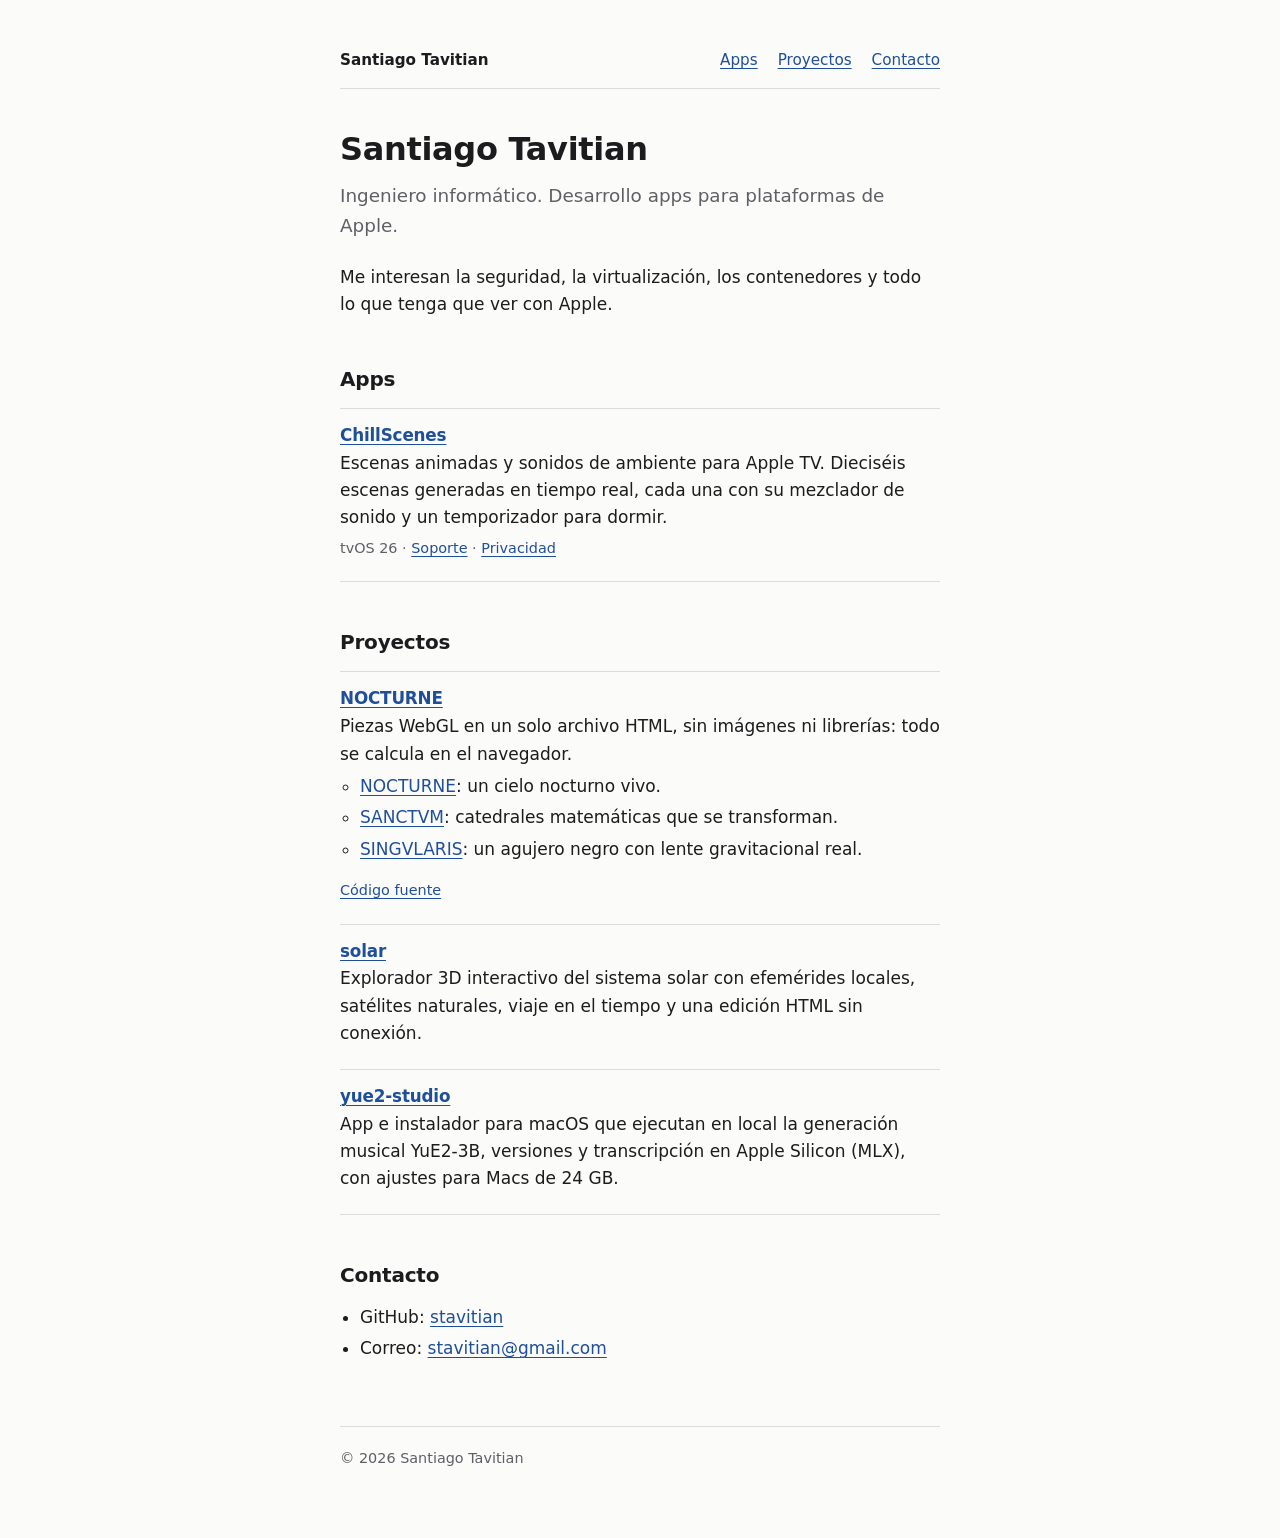
<file: index.html>
<!doctype html>
<html lang="es">
<head>
  <meta charset="utf-8">
  <meta name="viewport" content="width=device-width, initial-scale=1">
  <title>Santiago Tavitian</title>
  <meta name="description" content="Ingeniero informático. Desarrollo apps para plataformas de Apple.">
  <link rel="stylesheet" href="/assets/site.css">
</head>
<body>
  <a class="skip" href="#contenido">Saltar al contenido</a>
  <div class="wrap">
    <header class="site-header">
      <a class="home" href="/">Santiago Tavitian</a>
      <nav aria-label="Secciones">
        <a href="#apps">Apps</a>
        <a href="#proyectos">Proyectos</a>
        <a href="#contacto">Contacto</a>
      </nav>
    </header>

    <main id="contenido">
      <h1>Santiago Tavitian</h1>
      <p class="lead">Ingeniero informático. Desarrollo apps para plataformas de Apple.</p>
      <p>Me interesan la seguridad, la virtualización, los contenedores y todo lo que tenga que ver con Apple.</p>
      <!-- TODO: biografía más larga (opcional). -->

      <h2 id="apps">Apps</h2>
      <ul class="entries">
        <li>
          <h3><a href="/apps/chillscenes/">ChillScenes</a></h3>
          <p>Escenas animadas y sonidos de ambiente para Apple TV. Dieciséis escenas generadas en tiempo real, cada una con su mezclador de sonido y un temporizador para dormir.</p>
          <p class="meta">tvOS 26 · <a href="/apps/chillscenes/soporte/">Soporte</a> · <a href="/apps/chillscenes/privacidad/">Privacidad</a></p>
        </li>
      </ul>

      <h2 id="proyectos">Proyectos</h2>
      <ul class="entries">
        <li>
          <h3><a href="/nocturne/">NOCTURNE</a></h3>
          <p>Piezas WebGL en un solo archivo HTML, sin imágenes ni librerías: todo se calcula en el navegador.</p>
          <ul>
            <li><a href="/nocturne/">NOCTURNE</a>: un cielo nocturno vivo.</li>
            <li><a href="/nocturne/sanctum.html">SANCTVM</a>: catedrales matemáticas que se transforman.</li>
            <li><a href="/nocturne/singvlaris.html">SINGVLARIS</a>: un agujero negro con lente gravitacional real.</li>
          </ul>
          <p class="meta"><a href="https://github.com/stavitian/nocturne">Código fuente</a></p>
        </li>
        <!-- TODO: confirmar qué repositorios públicos se muestran aquí (descripciones tomadas de GitHub). -->
        <li>
          <h3><a href="https://github.com/stavitian/solar">solar</a></h3>
          <p>Explorador 3D interactivo del sistema solar con efemérides locales, satélites naturales, viaje en el tiempo y una edición HTML sin conexión.</p>
        </li>
        <li>
          <h3><a href="https://github.com/stavitian/yue2-studio">yue2-studio</a></h3>
          <p>App e instalador para macOS que ejecutan en local la generación musical YuE2-3B, versiones y transcripción en Apple Silicon (MLX), con ajustes para Macs de 24 GB.</p>
        </li>
      </ul>

      <h2 id="contacto">Contacto</h2>
      <ul>
        <li>GitHub: <a href="https://github.com/stavitian">stavitian</a></li>
        <li>Correo: <a href="mailto:stavitian@gmail.com">stavitian@gmail.com</a></li>
      </ul>
    </main>

    <footer class="site-footer">
      <p>© 2026 Santiago Tavitian</p>
    </footer>
  </div>
</body>
</html>
</file>
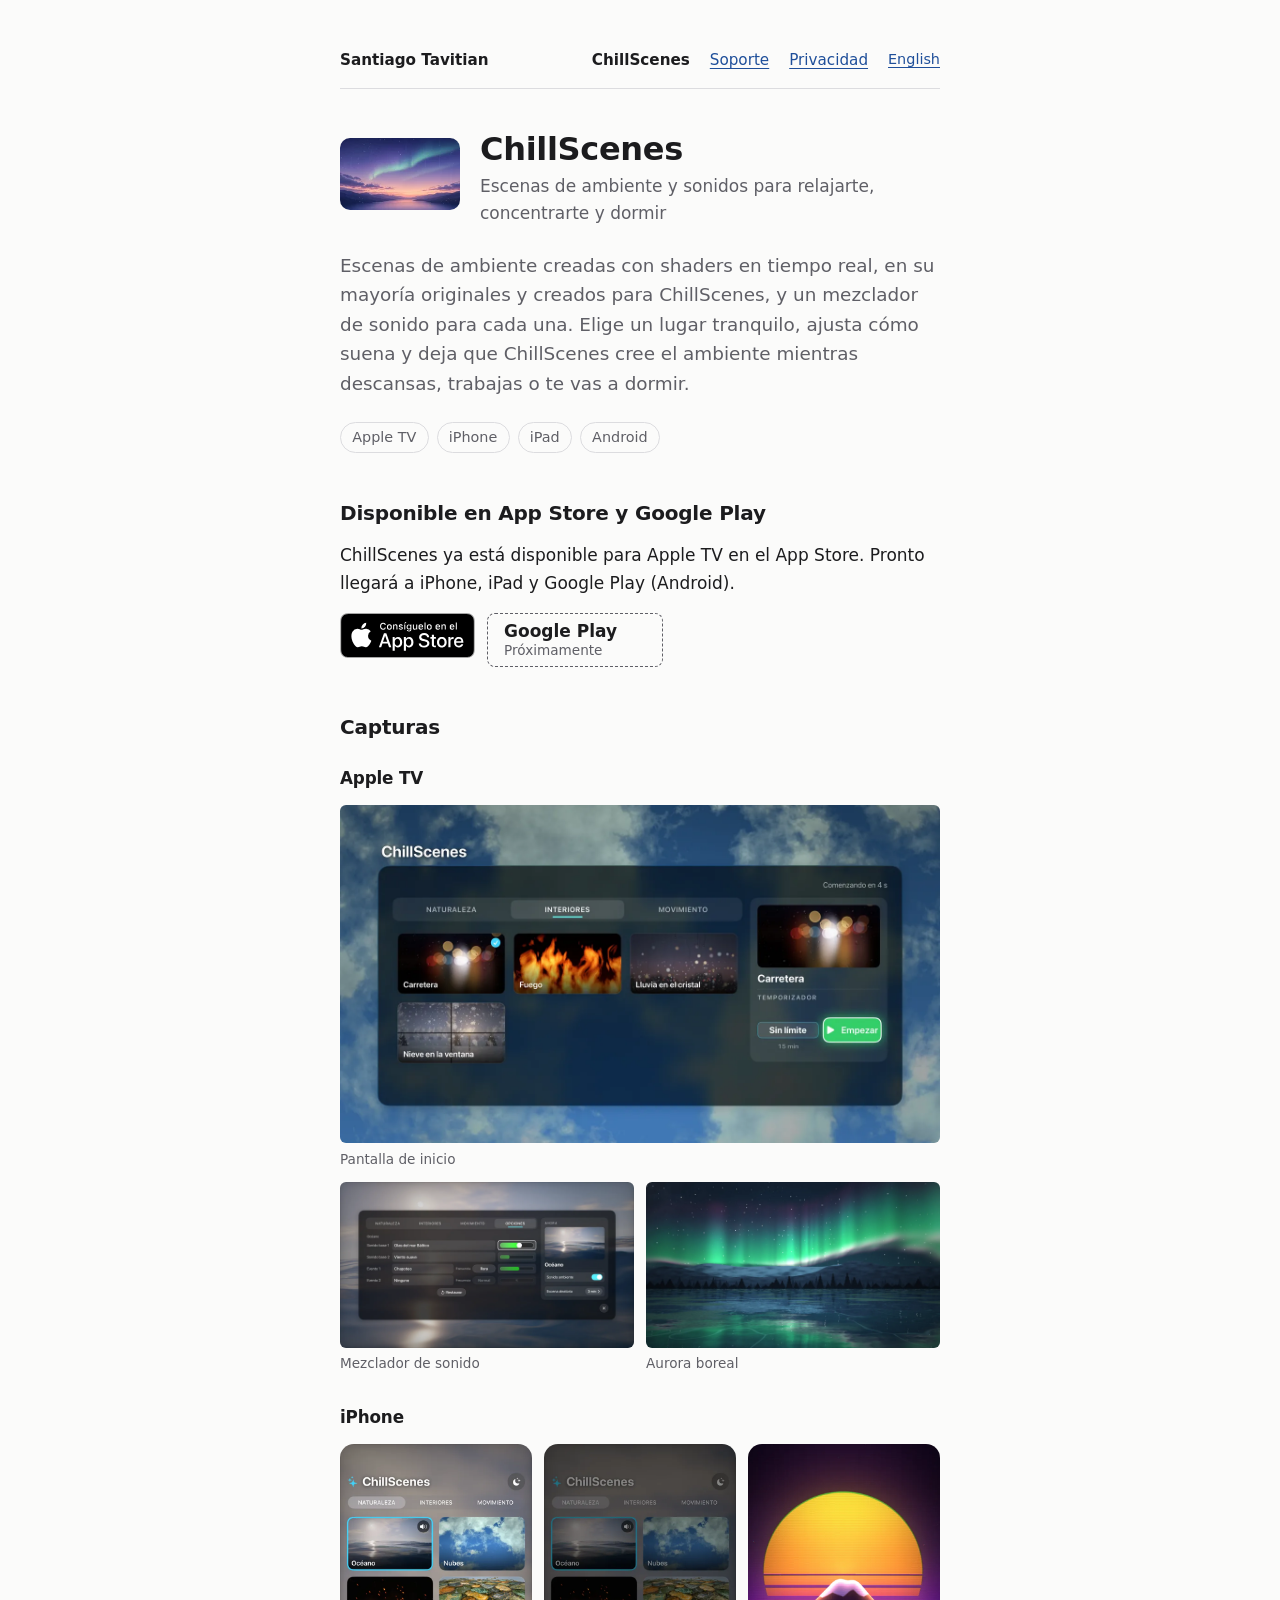
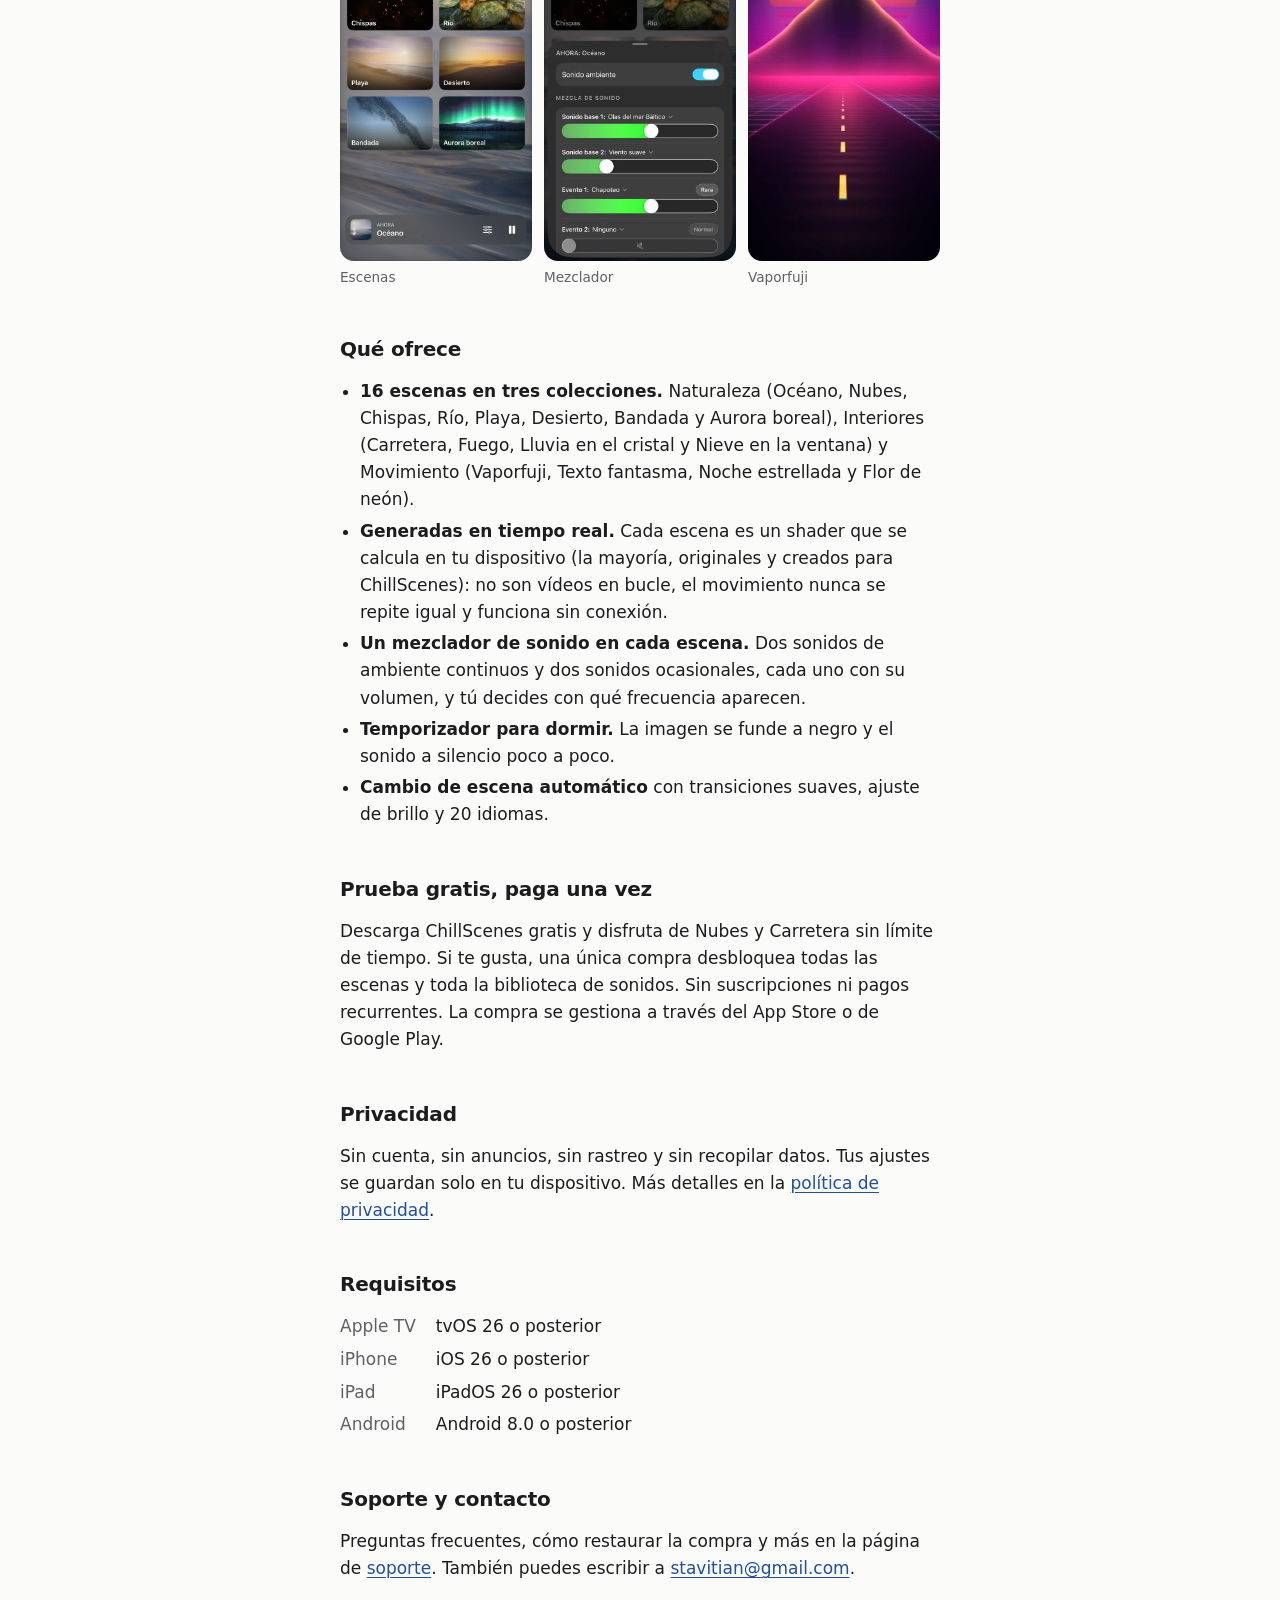
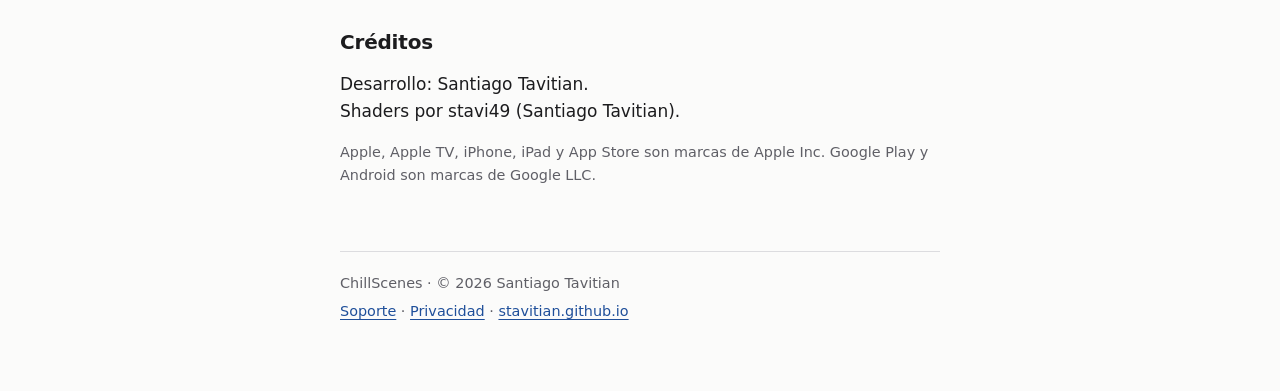
<file: apps/chillscenes/index.html>
<!doctype html>
<html lang="es">
<head>
  <meta charset="utf-8">
  <meta name="viewport" content="width=device-width, initial-scale=1">
  <title>ChillScenes: escenas de ambiente y sonidos para relajarte, concentrarte y dormir</title>
  <meta name="description" content="ChillScenes: escenas de ambiente con shaders en tiempo real, en su mayoría originales, y un mezclador de sonido para relajarte, concentrarte y dormir. Para Apple TV, iPhone, iPad y Android.">
  <link rel="alternate" hreflang="es" href="https://stavitian.github.io/apps/chillscenes/">
  <link rel="alternate" hreflang="en" href="https://stavitian.github.io/apps/chillscenes/en/">
  <link rel="icon" href="/apps/chillscenes/img/icono-200.jpg">
  <link rel="stylesheet" href="/assets/site.css">
</head>
<body>
  <a class="skip" href="#contenido">Saltar al contenido</a>
  <div class="wrap">
    <header class="site-header">
      <a class="home" href="/">Santiago Tavitian</a>
      <nav aria-label="ChillScenes">
        <a href="/apps/chillscenes/" aria-current="page">ChillScenes</a> <a href="/apps/chillscenes/soporte/">Soporte</a> <a href="/apps/chillscenes/privacidad/">Privacidad</a>
        <a class="lang" href="/apps/chillscenes/en/" hreflang="en" lang="en">English</a>
      </nav>
    </header>

    <main id="contenido">
      <div class="app-head">
        <picture>
          <source type="image/webp" srcset="/apps/chillscenes/img/icono-200.webp 1x, /apps/chillscenes/img/icono-400.webp 2x">
          <img src="/apps/chillscenes/img/icono-200.jpg" srcset="/apps/chillscenes/img/icono-400.jpg 2x" width="120" height="72" alt="">
        </picture>
        <div>
          <h1>ChillScenes</h1>
          <p>Escenas de ambiente y sonidos para relajarte, concentrarte y dormir</p>
        </div>
      </div>

      <p class="lead">Escenas de ambiente creadas con shaders en tiempo real, en su mayoría originales y creados para ChillScenes, y un mezclador de sonido para cada una. Elige un lugar tranquilo, ajusta cómo suena y deja que ChillScenes cree el ambiente mientras descansas, trabajas o te vas a dormir.</p>

      <ul class="platforms" aria-label="Plataformas">
        <li>Apple TV</li>
        <li>iPhone</li>
        <li>iPad</li>
        <li>Android</li>
      </ul>

      <h2 id="disponible">Disponible en App Store y Google Play</h2>
      <p>ChillScenes ya está disponible para Apple TV en el App Store. Pronto llegará a iPhone, iPad y Google Play (Android).</p>
      <!--
        Enlaces de las tiendas: la app todavía no está publicada.
        App Store (bundle org.chillscenes.tv): [ENLACE DEL APP STORE], p. ej. https://apps.apple.com/es/app/chillscenes/idXXXXXXXXXX
        Google Play (paquete com.stavi49.chillscenes): https://play.google.com/store/apps/details?id=com.stavi49.chillscenes
        Cuando estén publicadas, sustituir la lista .stores por las insignias oficiales (ya incluidas en /apps/chillscenes/img/badges/;
        según las normas de Apple y Google, las insignias solo se muestran enlazadas a la ficha real de la app):
        <ul class="stores">
          <li><a href="[ENLACE DEL APP STORE]"><img src="/apps/chillscenes/img/badges/app-store-es.svg" width="135" height="45" alt="Descárgalo en el App Store"></a></li>
          <li><a href="https://play.google.com/store/apps/details?id=com.stavi49.chillscenes"><img src="/apps/chillscenes/img/badges/google-play-es.png" width="168" height="65" alt="Disponible en Google Play"></a></li>
        </ul>
      -->
      <ul class="stores">
        <li><a href="https://apps.apple.com/es/app/chillscenes/id6823206959"><img src="/apps/chillscenes/img/badges/app-store-es.svg" width="135" height="45" alt="Descárgalo en el App Store"></a></li>
        <li><span class="store-soon" aria-disabled="true"><strong>Google Play</strong><span>Próximamente</span></span></li>
      </ul>

      <h2>Capturas</h2>
      <h3>Apple TV</h3>
      <div class="shots-tv">
        <figure>
          <img src="/apps/chillscenes/img/shots/tvos-01-landing-es.webp" width="1280" height="720" alt="Pantalla de inicio de ChillScenes en Apple TV con la escena Océano de fondo">
          <figcaption>Pantalla de inicio</figcaption>
        </figure>
        <figure>
          <img src="/apps/chillscenes/img/shots/tvos-05-options-mixer-es.webp" width="1280" height="720" loading="lazy" alt="Menú de opciones con el mezclador de sonido">
          <figcaption>Mezclador de sonido</figcaption>
        </figure>
        <figure>
          <img src="/apps/chillscenes/img/shots/tvos-09-scene-borealis-original-es.webp" width="1280" height="720" loading="lazy" alt="Escena Aurora boreal sobre un lago con montañas">
          <figcaption>Aurora boreal</figcaption>
        </figure>
      </div>
      <h3>iPhone</h3>
      <div class="shots-phone">
        <figure>
          <img src="/apps/chillscenes/img/shots/iphone-01-grid-nature-es.webp" width="600" height="1304" loading="lazy" alt="Cuadrícula de escenas de la colección Naturaleza en iPhone">
          <figcaption>Escenas</figcaption>
        </figure>
        <figure>
          <img src="/apps/chillscenes/img/shots/iphone-04-mixer-sheet-es.webp" width="600" height="1304" loading="lazy" alt="Mezclador de sonido con los volúmenes de cada capa">
          <figcaption>Mezclador</figcaption>
        </figure>
        <figure>
          <img src="/apps/chillscenes/img/shots/iphone-08-scene-vaporfuji-es.webp" width="600" height="1304" loading="lazy" alt="Escena Vaporfuji: montaña bajo un sol synthwave">
          <figcaption>Vaporfuji</figcaption>
        </figure>
      </div>

      <h2>Qué ofrece</h2>
      <ul>
        <li><strong>16 escenas en tres colecciones.</strong> Naturaleza (Océano, Nubes, Chispas, Río, Playa, Desierto, Bandada y Aurora boreal), Interiores (Carretera, Fuego, Lluvia en el cristal y Nieve en la ventana) y Movimiento (Vaporfuji, Texto fantasma, Noche estrellada y Flor de neón).</li>
        <li><strong>Generadas en tiempo real.</strong> Cada escena es un shader que se calcula en tu dispositivo (la mayoría, originales y creados para ChillScenes): no son vídeos en bucle, el movimiento nunca se repite igual y funciona sin conexión.</li>
        <li><strong>Un mezclador de sonido en cada escena.</strong> Dos sonidos de ambiente continuos y dos sonidos ocasionales, cada uno con su volumen, y tú decides con qué frecuencia aparecen.</li>
        <li><strong>Temporizador para dormir.</strong> La imagen se funde a negro y el sonido a silencio poco a poco.</li>
        <li><strong>Cambio de escena automático</strong> con transiciones suaves, ajuste de brillo y 20 idiomas.</li>
      </ul>

      <h2>Prueba gratis, paga una vez</h2>
      <p>Descarga ChillScenes gratis y disfruta de Nubes y Carretera sin límite de tiempo. Si te gusta, una única compra desbloquea todas las escenas y toda la biblioteca de sonidos. Sin suscripciones ni pagos recurrentes. La compra se gestiona a través del App Store o de Google Play.</p>

      <h2>Privacidad</h2>
      <p>Sin cuenta, sin anuncios, sin rastreo y sin recopilar datos. Tus ajustes se guardan solo en tu dispositivo. Más detalles en la <a href="/apps/chillscenes/privacidad/">política de privacidad</a>.</p>

      <h2>Requisitos</h2>
      <dl class="facts">
        <dt>Apple TV</dt><dd>tvOS 26 o posterior</dd>
        <dt>iPhone</dt><dd>iOS 26 o posterior</dd>
        <dt>iPad</dt><dd>iPadOS 26 o posterior</dd>
        <dt>Android</dt><dd>Android 8.0 o posterior</dd>
      </dl>

      <h2>Soporte y contacto</h2>
      <p>Preguntas frecuentes, cómo restaurar la compra y más en la página de <a href="/apps/chillscenes/soporte/">soporte</a>. También puedes escribir a <a href="mailto:stavitian@gmail.com">stavitian@gmail.com</a>.</p>

      <h2>Créditos</h2>
      <p>Desarrollo: Santiago Tavitian.<br>
      Shaders por stavi49 (Santiago Tavitian).</p>
      <p class="small muted">Apple, Apple TV, iPhone, iPad y App Store son marcas de Apple Inc. Google Play y Android son marcas de Google LLC.</p>
    </main>

    <footer class="site-footer">
      <p>ChillScenes · © 2026 Santiago Tavitian</p>
      <p><a href="/apps/chillscenes/soporte/">Soporte</a> · <a href="/apps/chillscenes/privacidad/">Privacidad</a> · <a href="/">stavitian.github.io</a></p>
    </footer>
  </div>
</body>
</html>
</file>
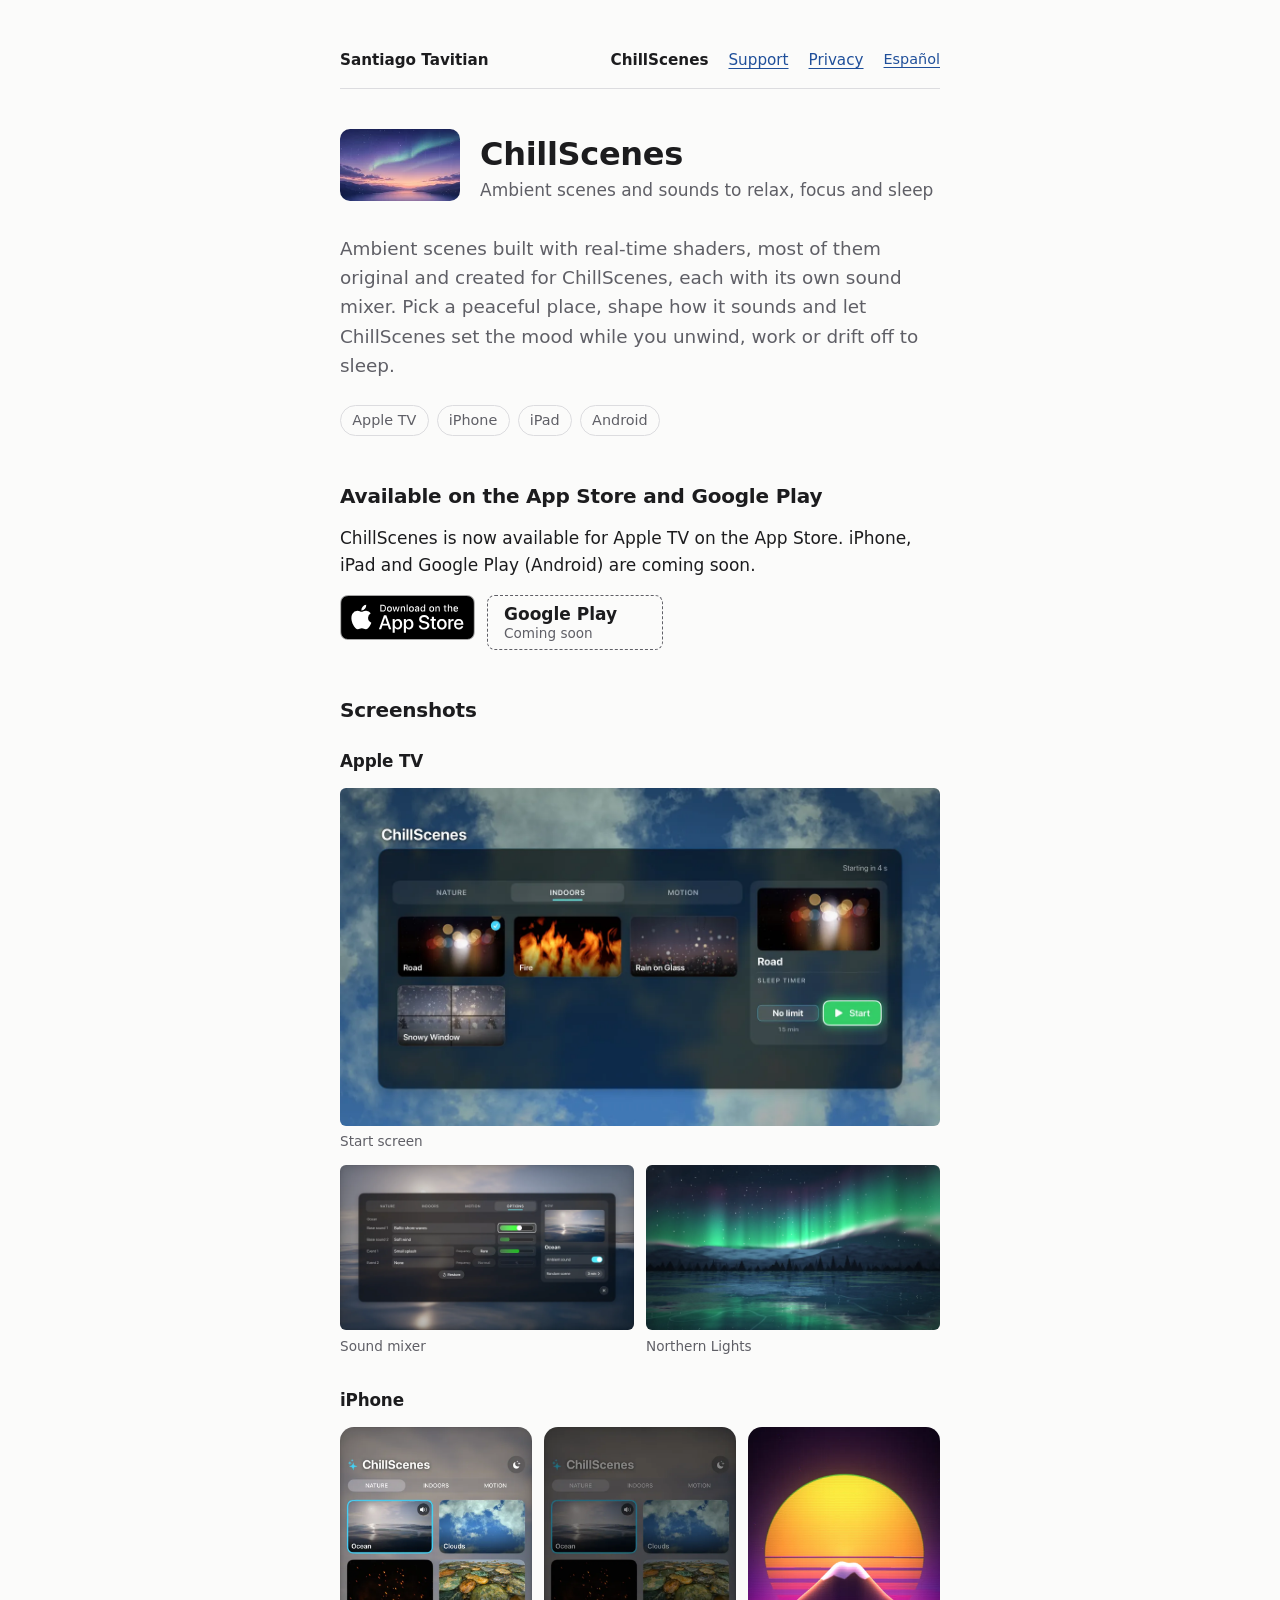
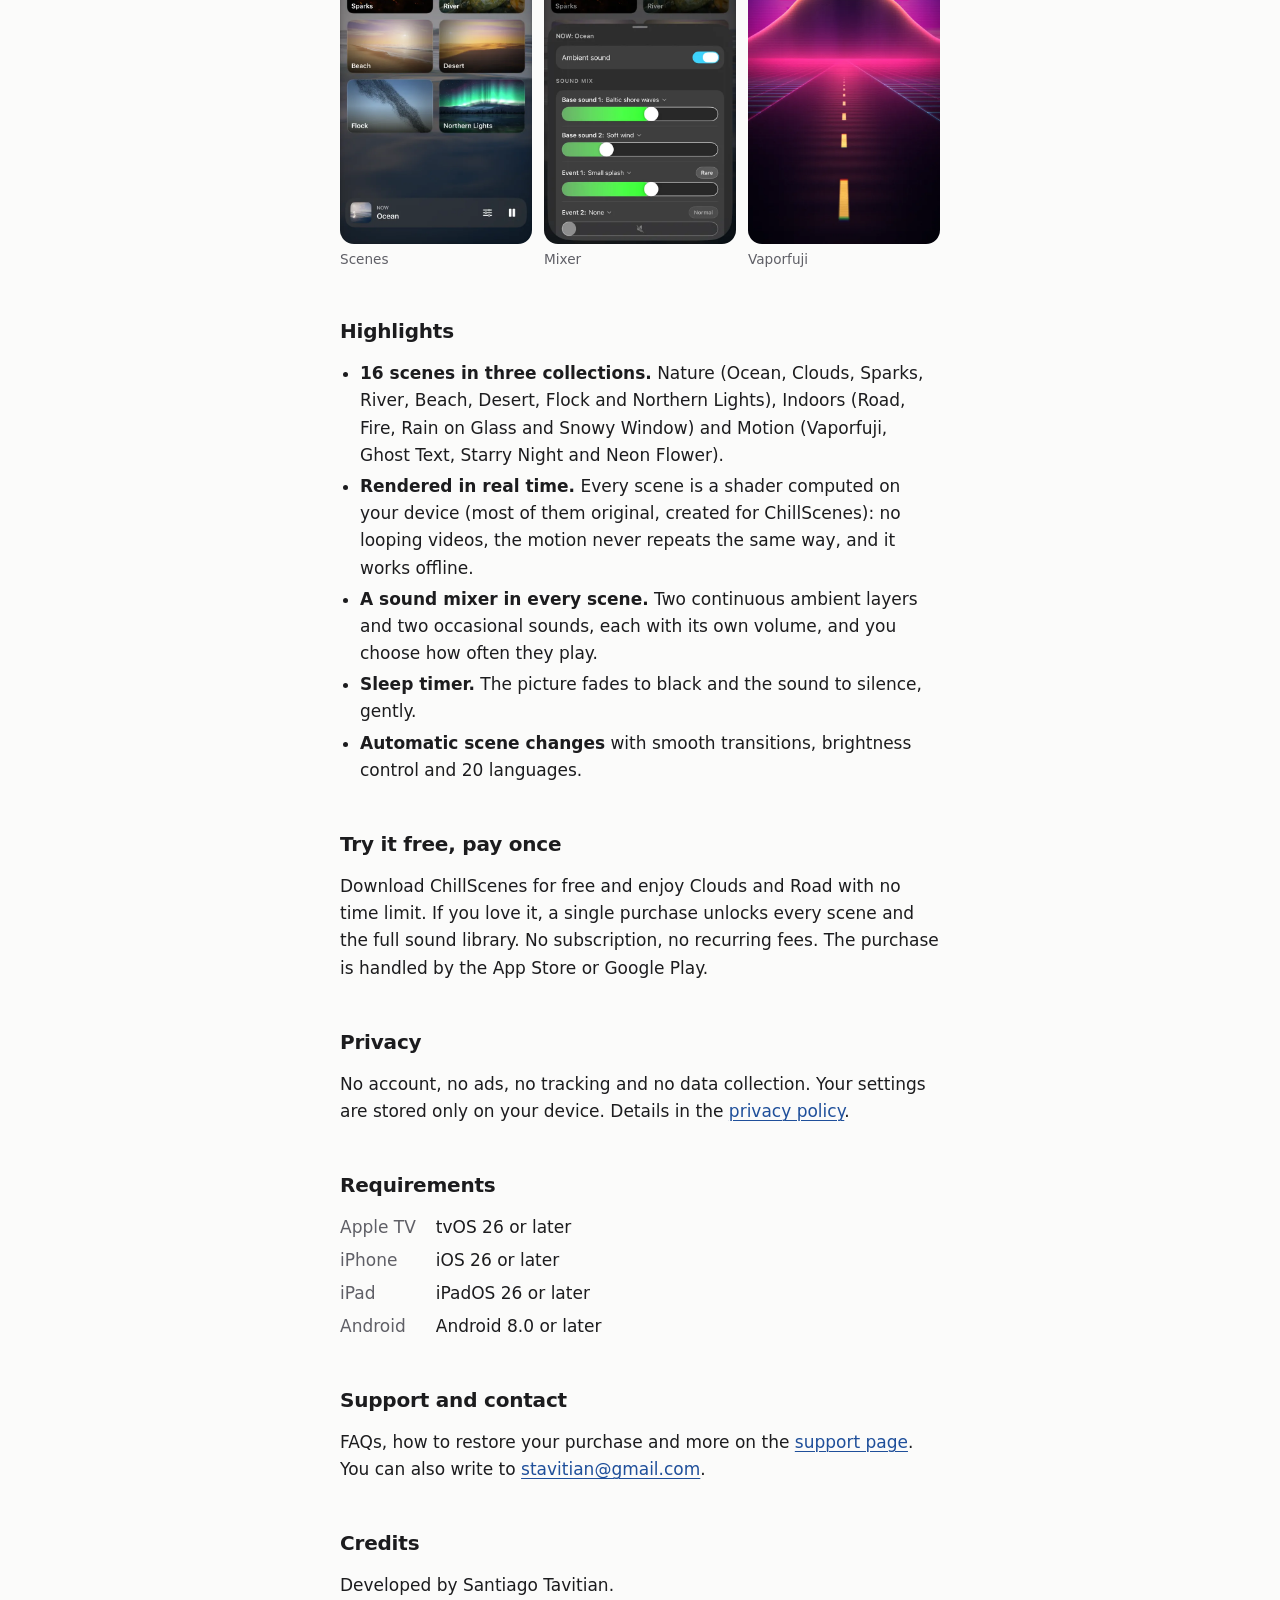
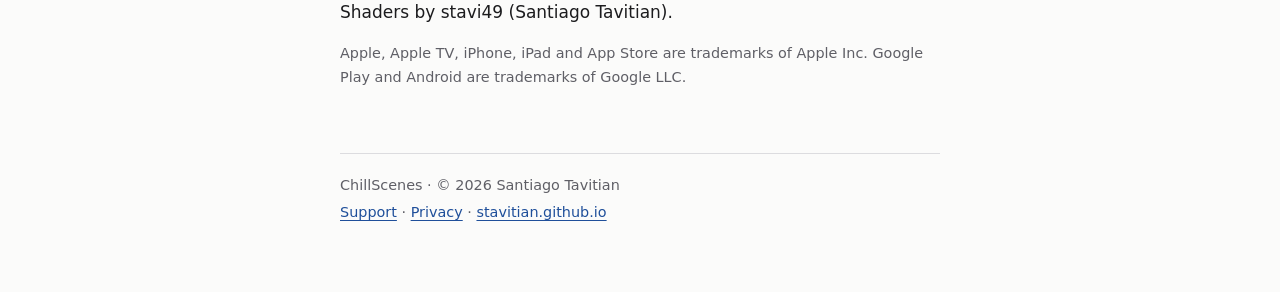
<file: apps/chillscenes/en/index.html>
<!doctype html>
<html lang="en">
<head>
  <meta charset="utf-8">
  <meta name="viewport" content="width=device-width, initial-scale=1">
  <title>ChillScenes: ambient scenes and sounds to relax, focus and sleep</title>
  <meta name="description" content="ChillScenes: ambient scenes with real-time shaders, most of them original, and a sound mixer to relax, focus and sleep. For Apple TV, iPhone, iPad and Android.">
  <link rel="alternate" hreflang="es" href="https://stavitian.github.io/apps/chillscenes/">
  <link rel="alternate" hreflang="en" href="https://stavitian.github.io/apps/chillscenes/en/">
  <link rel="icon" href="/apps/chillscenes/img/icono-200.jpg">
  <link rel="stylesheet" href="/assets/site.css">
</head>
<body>
  <a class="skip" href="#contenido">Skip to content</a>
  <div class="wrap">
    <header class="site-header">
      <a class="home" href="/">Santiago Tavitian</a>
      <nav aria-label="ChillScenes">
        <a href="/apps/chillscenes/en/" aria-current="page">ChillScenes</a> <a href="/apps/chillscenes/en/support/">Support</a> <a href="/apps/chillscenes/en/privacy/">Privacy</a>
        <a class="lang" href="/apps/chillscenes/" hreflang="es" lang="es">Español</a>
      </nav>
    </header>

    <main id="contenido">
      <div class="app-head">
        <picture>
          <source type="image/webp" srcset="/apps/chillscenes/img/icono-200.webp 1x, /apps/chillscenes/img/icono-400.webp 2x">
          <img src="/apps/chillscenes/img/icono-200.jpg" srcset="/apps/chillscenes/img/icono-400.jpg 2x" width="120" height="72" alt="">
        </picture>
        <div>
          <h1>ChillScenes</h1>
          <p>Ambient scenes and sounds to relax, focus and sleep</p>
        </div>
      </div>

      <p class="lead">Ambient scenes built with real-time shaders, most of them original and created for ChillScenes, each with its own sound mixer. Pick a peaceful place, shape how it sounds and let ChillScenes set the mood while you unwind, work or drift off to sleep.</p>

      <ul class="platforms" aria-label="Platforms">
        <li>Apple TV</li>
        <li>iPhone</li>
        <li>iPad</li>
        <li>Android</li>
      </ul>

      <h2 id="available">Available on the App Store and Google Play</h2>
      <p>ChillScenes is now available for Apple TV on the App Store. iPhone, iPad and Google Play (Android) are coming soon.</p>
      <!--
        Store links: the app is not published yet.
        App Store (bundle org.chillscenes.tv): [APP STORE LINK], e.g. https://apps.apple.com/us/app/chillscenes/idXXXXXXXXXX
        Google Play (package com.stavi49.chillscenes): https://play.google.com/store/apps/details?id=com.stavi49.chillscenes
        Once live, replace the .stores list with the official badges (already in /apps/chillscenes/img/badges/;
        under Apple's and Google's rules the badges may only be shown linking to the live store listing):
        <ul class="stores">
          <li><a href="[APP STORE LINK]"><img src="/apps/chillscenes/img/badges/app-store-en.svg" width="135" height="45" alt="Download on the App Store"></a></li>
          <li><a href="https://play.google.com/store/apps/details?id=com.stavi49.chillscenes"><img src="/apps/chillscenes/img/badges/google-play-en.png" width="168" height="65" alt="Get it on Google Play"></a></li>
        </ul>
      -->
      <ul class="stores">
        <li><a href="https://apps.apple.com/us/app/chillscenes/id6823206959"><img src="/apps/chillscenes/img/badges/app-store-en.svg" width="135" height="45" alt="Download on the App Store"></a></li>
        <li><span class="store-soon" aria-disabled="true"><strong>Google Play</strong><span>Coming soon</span></span></li>
      </ul>

      <h2>Screenshots</h2>
      <h3>Apple TV</h3>
      <div class="shots-tv">
        <figure>
          <img src="/apps/chillscenes/img/shots/tvos-01-landing-en.webp" width="1280" height="720" alt="ChillScenes start screen on Apple TV with the Ocean scene in the background">
          <figcaption>Start screen</figcaption>
        </figure>
        <figure>
          <img src="/apps/chillscenes/img/shots/tvos-05-options-mixer-en.webp" width="1280" height="720" loading="lazy" alt="Options menu with the sound mixer">
          <figcaption>Sound mixer</figcaption>
        </figure>
        <figure>
          <img src="/apps/chillscenes/img/shots/tvos-09-scene-borealis-original-en.webp" width="1280" height="720" loading="lazy" alt="Northern Lights scene over a lake with mountains">
          <figcaption>Northern Lights</figcaption>
        </figure>
      </div>
      <h3>iPhone</h3>
      <div class="shots-phone">
        <figure>
          <img src="/apps/chillscenes/img/shots/iphone-01-grid-nature-en.webp" width="600" height="1304" loading="lazy" alt="Grid of scenes in the Nature collection on iPhone">
          <figcaption>Scenes</figcaption>
        </figure>
        <figure>
          <img src="/apps/chillscenes/img/shots/iphone-04-mixer-sheet-en.webp" width="600" height="1304" loading="lazy" alt="Sound mixer with the volume of each layer">
          <figcaption>Mixer</figcaption>
        </figure>
        <figure>
          <img src="/apps/chillscenes/img/shots/iphone-08-scene-vaporfuji-en.webp" width="600" height="1304" loading="lazy" alt="Vaporfuji scene: a mountain under a synthwave sun">
          <figcaption>Vaporfuji</figcaption>
        </figure>
      </div>

      <h2>Highlights</h2>
      <ul>
        <li><strong>16 scenes in three collections.</strong> Nature (Ocean, Clouds, Sparks, River, Beach, Desert, Flock and Northern Lights), Indoors (Road, Fire, Rain on Glass and Snowy Window) and Motion (Vaporfuji, Ghost Text, Starry Night and Neon Flower).</li>
        <li><strong>Rendered in real time.</strong> Every scene is a shader computed on your device (most of them original, created for ChillScenes): no looping videos, the motion never repeats the same way, and it works offline.</li>
        <li><strong>A sound mixer in every scene.</strong> Two continuous ambient layers and two occasional sounds, each with its own volume, and you choose how often they play.</li>
        <li><strong>Sleep timer.</strong> The picture fades to black and the sound to silence, gently.</li>
        <li><strong>Automatic scene changes</strong> with smooth transitions, brightness control and 20 languages.</li>
      </ul>

      <h2>Try it free, pay once</h2>
      <p>Download ChillScenes for free and enjoy Clouds and Road with no time limit. If you love it, a single purchase unlocks every scene and the full sound library. No subscription, no recurring fees. The purchase is handled by the App Store or Google Play.</p>

      <h2>Privacy</h2>
      <p>No account, no ads, no tracking and no data collection. Your settings are stored only on your device. Details in the <a href="/apps/chillscenes/en/privacy/">privacy policy</a>.</p>

      <h2>Requirements</h2>
      <dl class="facts">
        <dt>Apple TV</dt><dd>tvOS 26 or later</dd>
        <dt>iPhone</dt><dd>iOS 26 or later</dd>
        <dt>iPad</dt><dd>iPadOS 26 or later</dd>
        <dt>Android</dt><dd>Android 8.0 or later</dd>
      </dl>

      <h2>Support and contact</h2>
      <p>FAQs, how to restore your purchase and more on the <a href="/apps/chillscenes/en/support/">support page</a>. You can also write to <a href="mailto:stavitian@gmail.com">stavitian@gmail.com</a>.</p>

      <h2>Credits</h2>
      <p>Developed by Santiago Tavitian.<br>
      Shaders by stavi49 (Santiago Tavitian).</p>
      <p class="small muted">Apple, Apple TV, iPhone, iPad and App Store are trademarks of Apple Inc. Google Play and Android are trademarks of Google LLC.</p>
    </main>

    <footer class="site-footer">
      <p>ChillScenes · © 2026 Santiago Tavitian</p>
      <p><a href="/apps/chillscenes/en/support/">Support</a> · <a href="/apps/chillscenes/en/privacy/">Privacy</a> · <a href="/">stavitian.github.io</a></p>
    </footer>
  </div>
</body>
</html>
</file>
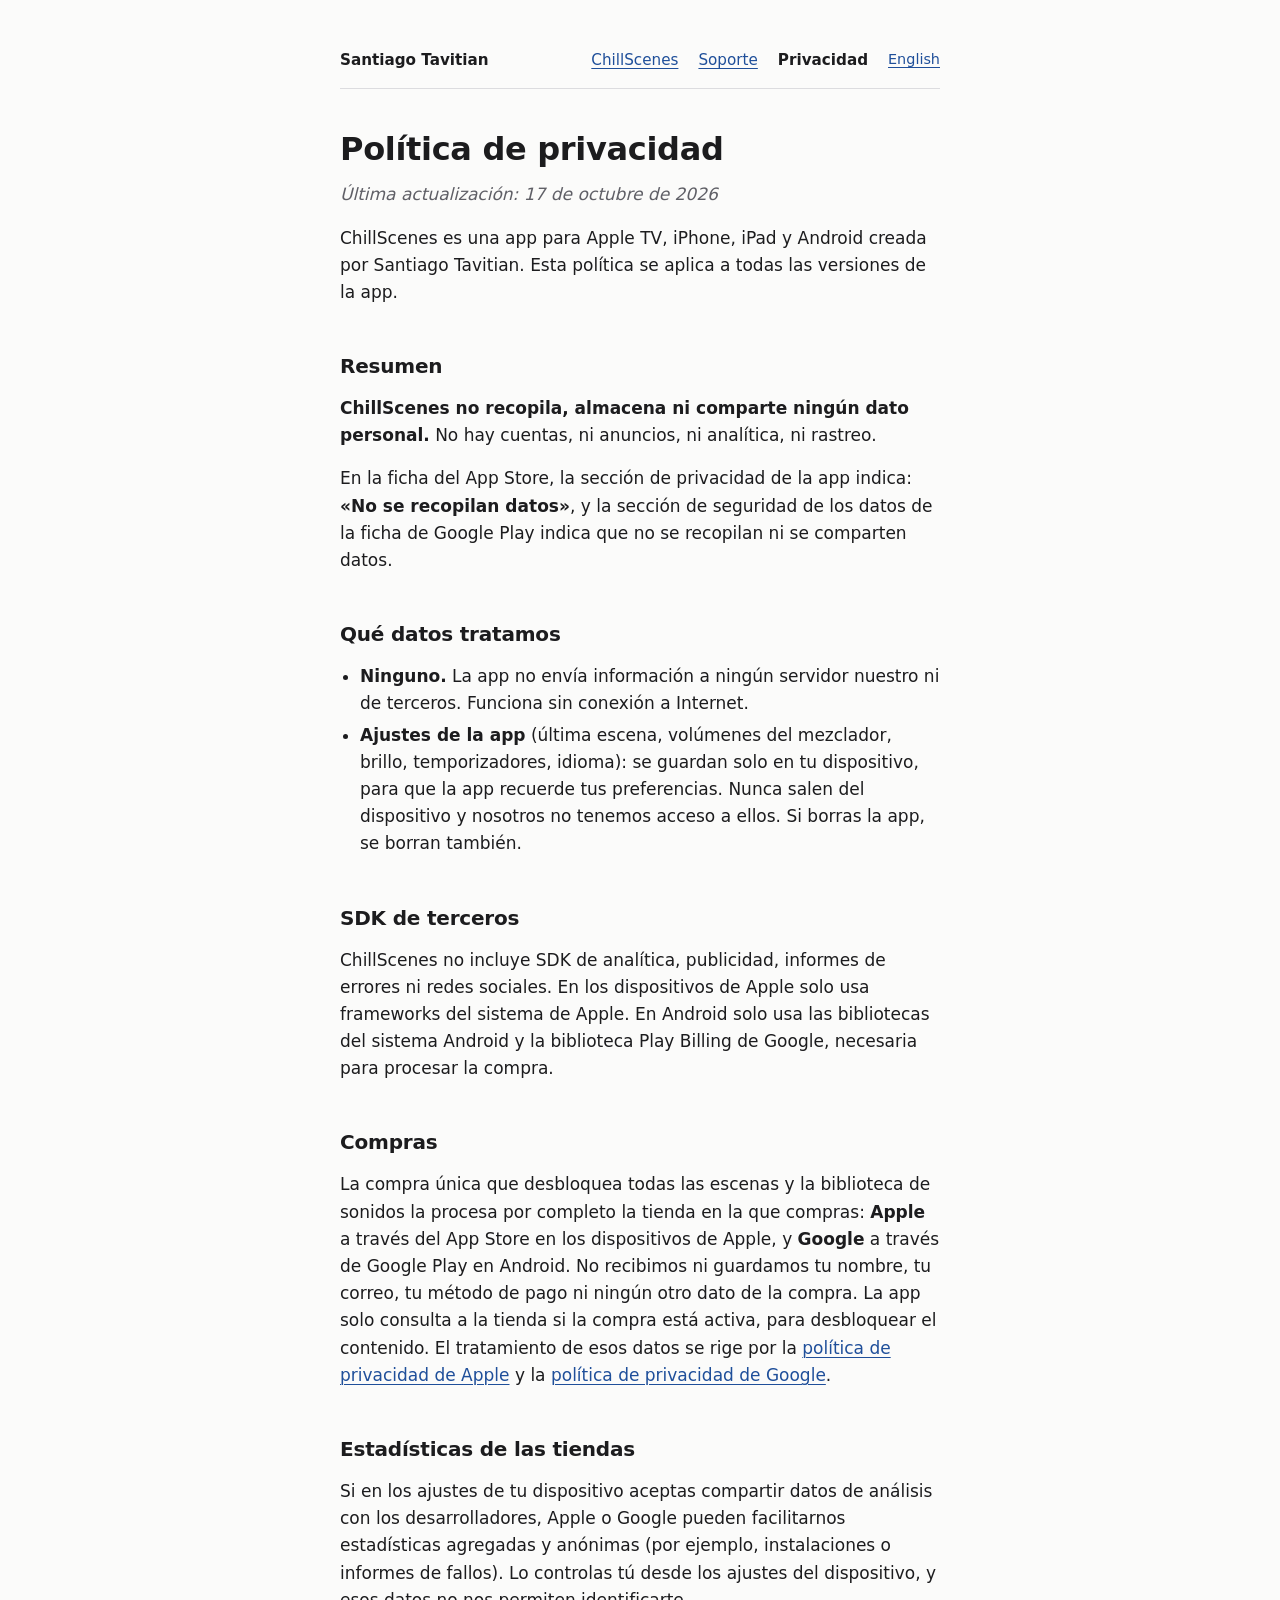
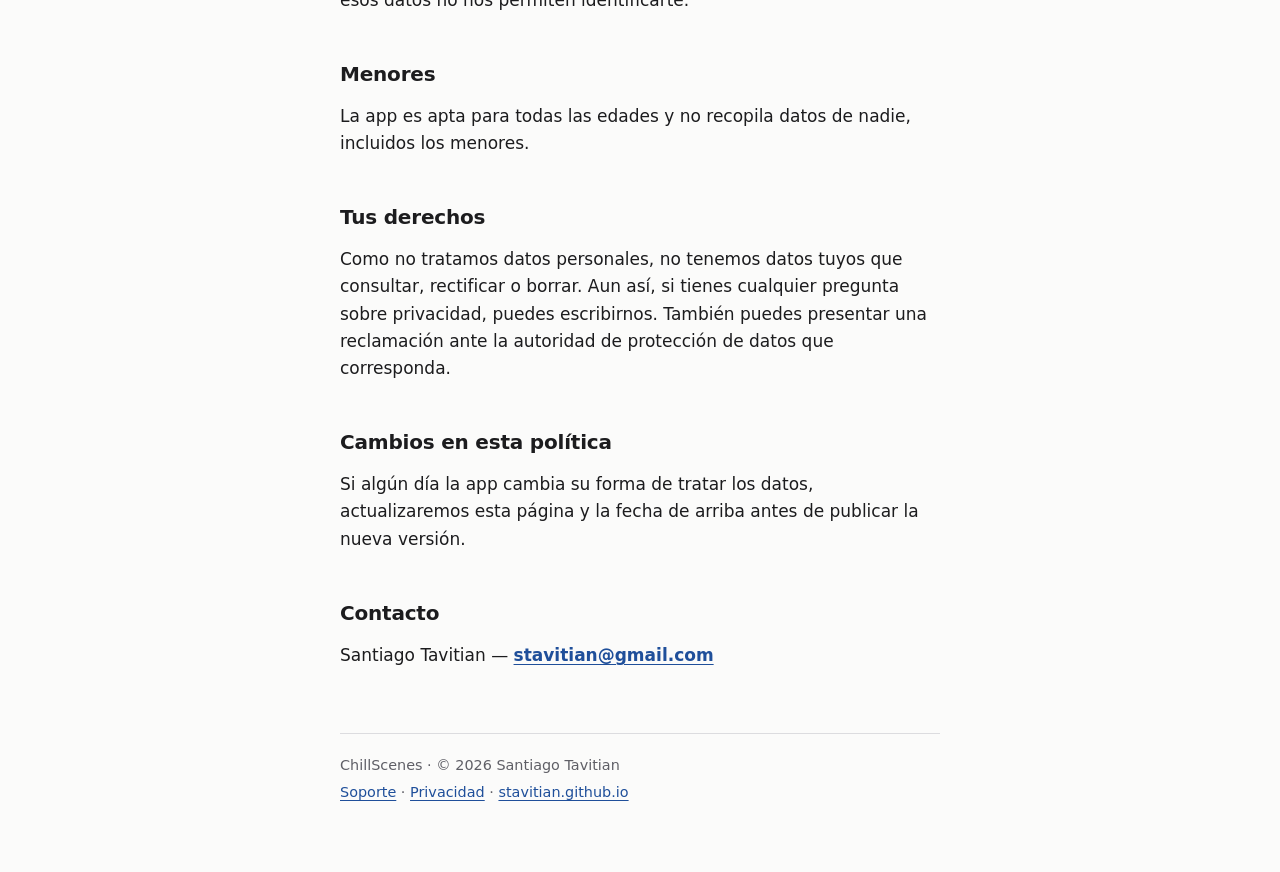
<file: apps/chillscenes/privacidad/index.html>
<!doctype html>
<html lang="es">
<head>
  <meta charset="utf-8">
  <meta name="viewport" content="width=device-width, initial-scale=1">
  <title>Política de privacidad de ChillScenes</title>
  <meta name="description" content="Política de privacidad de ChillScenes para Apple TV, iPhone, iPad y Android: no se recopilan datos.">
  <link rel="alternate" hreflang="es" href="https://stavitian.github.io/apps/chillscenes/privacidad/">
  <link rel="alternate" hreflang="en" href="https://stavitian.github.io/apps/chillscenes/en/privacy/">
  <link rel="icon" href="/apps/chillscenes/img/icono-200.jpg">
  <link rel="stylesheet" href="/assets/site.css">
</head>
<body>
  <a class="skip" href="#contenido">Saltar al contenido</a>
  <div class="wrap">
    <header class="site-header">
      <a class="home" href="/">Santiago Tavitian</a>
      <nav aria-label="ChillScenes">
        <a href="/apps/chillscenes/">ChillScenes</a> <a href="/apps/chillscenes/soporte/">Soporte</a> <a href="/apps/chillscenes/privacidad/" aria-current="page">Privacidad</a>
        <a class="lang" href="/apps/chillscenes/en/privacy/" hreflang="en" lang="en">English</a>
      </nav>
    </header>

    <main id="contenido">
      <h1>Política de privacidad</h1>
      <p class="muted"><em>Última actualización: 17 de octubre de 2026</em></p>

      <p>ChillScenes es una app para Apple TV, iPhone, iPad y Android creada por Santiago Tavitian. Esta política se aplica a todas las versiones de la app.</p>

      <h2>Resumen</h2>
      <p><strong>ChillScenes no recopila, almacena ni comparte ningún dato personal.</strong> No hay cuentas, ni anuncios, ni analítica, ni rastreo.</p>
      <p>En la ficha del App Store, la sección de privacidad de la app indica: <strong>«No se recopilan datos»</strong>, y la sección de seguridad de los datos de la ficha de Google Play indica que no se recopilan ni se comparten datos.</p>

      <h2>Qué datos tratamos</h2>
      <ul>
        <li><strong>Ninguno.</strong> La app no envía información a ningún servidor nuestro ni de terceros. Funciona sin conexión a Internet.</li>
        <li><strong>Ajustes de la app</strong> (última escena, volúmenes del mezclador, brillo, temporizadores, idioma): se guardan solo en tu dispositivo, para que la app recuerde tus preferencias. Nunca salen del dispositivo y nosotros no tenemos acceso a ellos. Si borras la app, se borran también.</li>
      </ul>

      <h2>SDK de terceros</h2>
      <p>ChillScenes no incluye SDK de analítica, publicidad, informes de errores ni redes sociales. En los dispositivos de Apple solo usa frameworks del sistema de Apple. En Android solo usa las bibliotecas del sistema Android y la biblioteca Play Billing de Google, necesaria para procesar la compra.</p>

      <h2>Compras</h2>
      <p>La compra única que desbloquea todas las escenas y la biblioteca de sonidos la procesa por completo la tienda en la que compras: <strong>Apple</strong> a través del App Store en los dispositivos de Apple, y <strong>Google</strong> a través de Google Play en Android. No recibimos ni guardamos tu nombre, tu correo, tu método de pago ni ningún otro dato de la compra. La app solo consulta a la tienda si la compra está activa, para desbloquear el contenido. El tratamiento de esos datos se rige por la <a href="https://www.apple.com/legal/privacy/">política de privacidad de Apple</a> y la <a href="https://policies.google.com/privacy?hl=es">política de privacidad de Google</a>.</p>

      <h2>Estadísticas de las tiendas</h2>
      <p>Si en los ajustes de tu dispositivo aceptas compartir datos de análisis con los desarrolladores, Apple o Google pueden facilitarnos estadísticas agregadas y anónimas (por ejemplo, instalaciones o informes de fallos). Lo controlas tú desde los ajustes del dispositivo, y esos datos no nos permiten identificarte.</p>

      <h2>Menores</h2>
      <p>La app es apta para todas las edades y no recopila datos de nadie, incluidos los menores.</p>

      <h2>Tus derechos</h2>
      <!-- TODO: añadir la autoridad de control que corresponda cuando se decida si publica una persona física o una empresa. -->
      <p>Como no tratamos datos personales, no tenemos datos tuyos que consultar, rectificar o borrar. Aun así, si tienes cualquier pregunta sobre privacidad, puedes escribirnos. También puedes presentar una reclamación ante la autoridad de protección de datos que corresponda.</p>

      <h2>Cambios en esta política</h2>
      <p>Si algún día la app cambia su forma de tratar los datos, actualizaremos esta página y la fecha de arriba antes de publicar la nueva versión.</p>

      <h2>Contacto</h2>
      <p>Santiago Tavitian — <a href="mailto:stavitian@gmail.com"><strong>stavitian@gmail.com</strong></a></p>
    </main>

    <footer class="site-footer">
      <p>ChillScenes · © 2026 Santiago Tavitian</p>
      <p><a href="/apps/chillscenes/soporte/">Soporte</a> · <a href="/apps/chillscenes/privacidad/">Privacidad</a> · <a href="/">stavitian.github.io</a></p>
    </footer>
  </div>
</body>
</html>
</file>
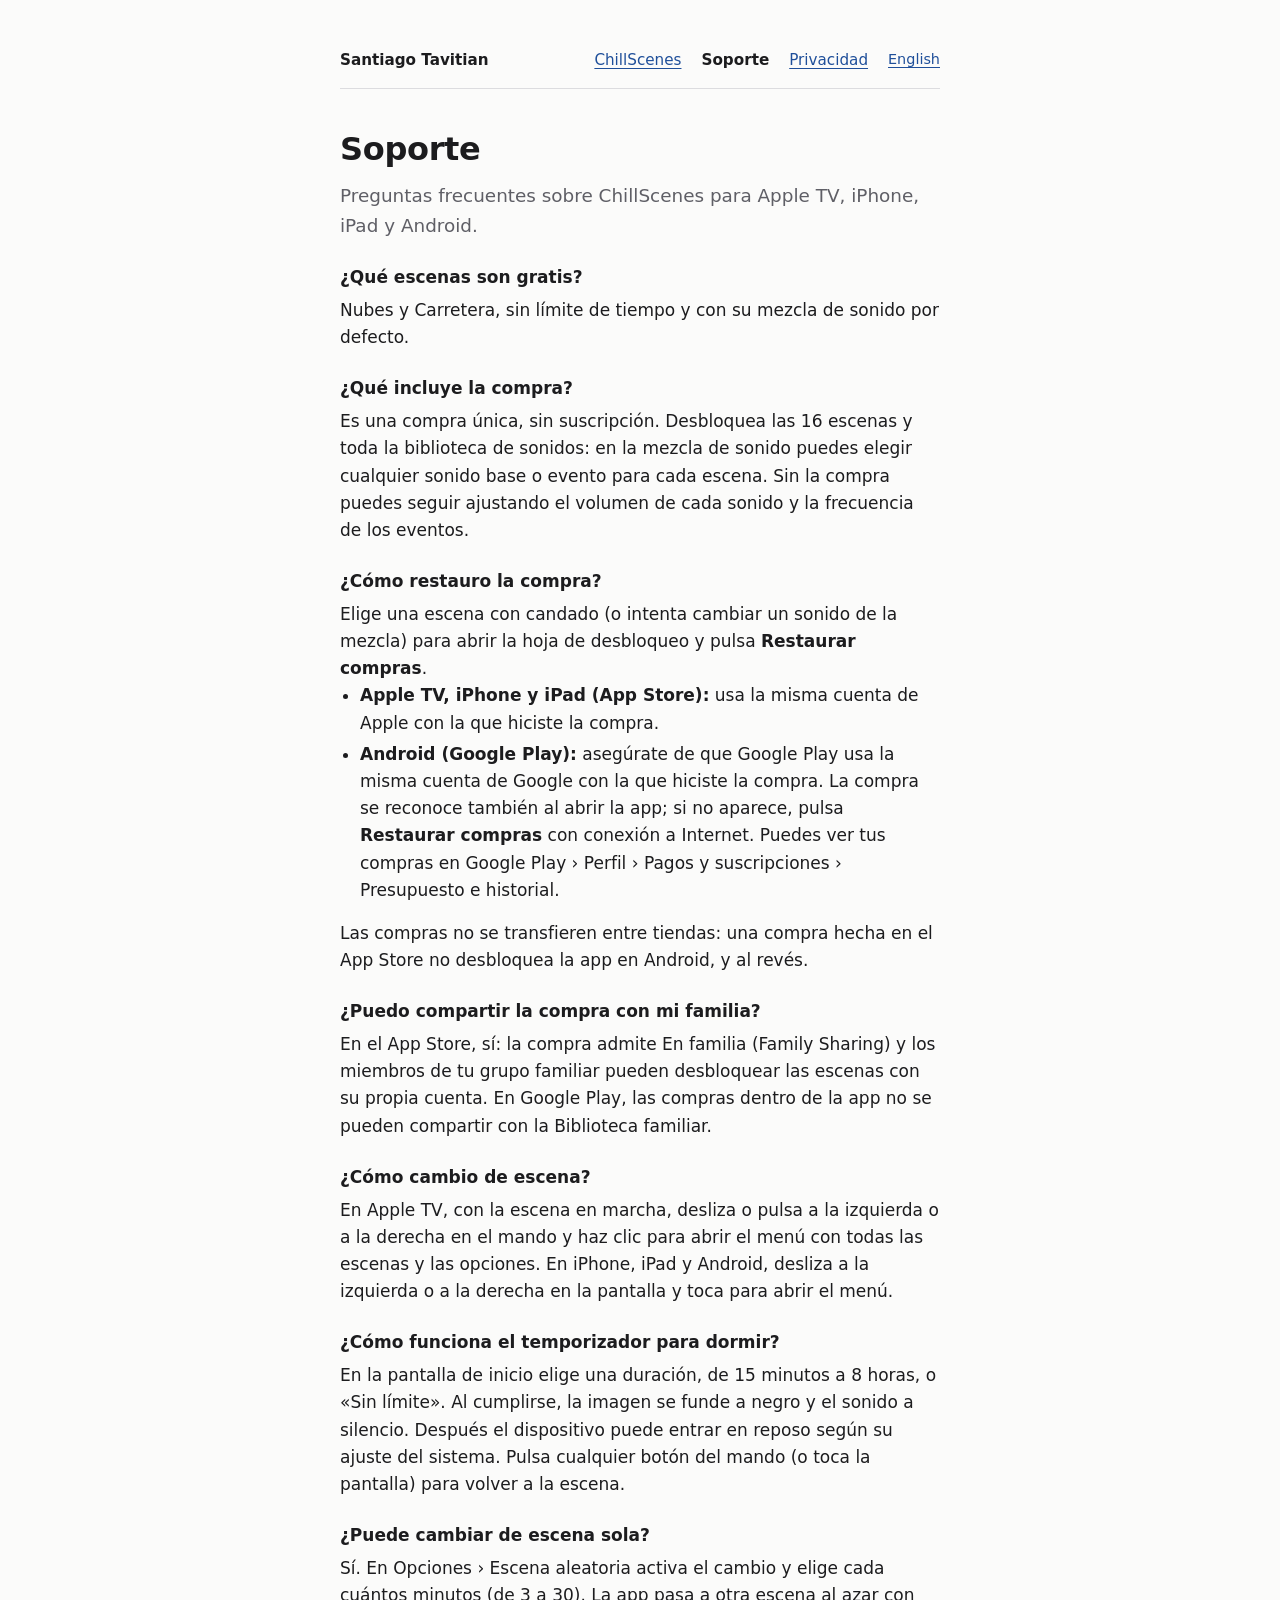
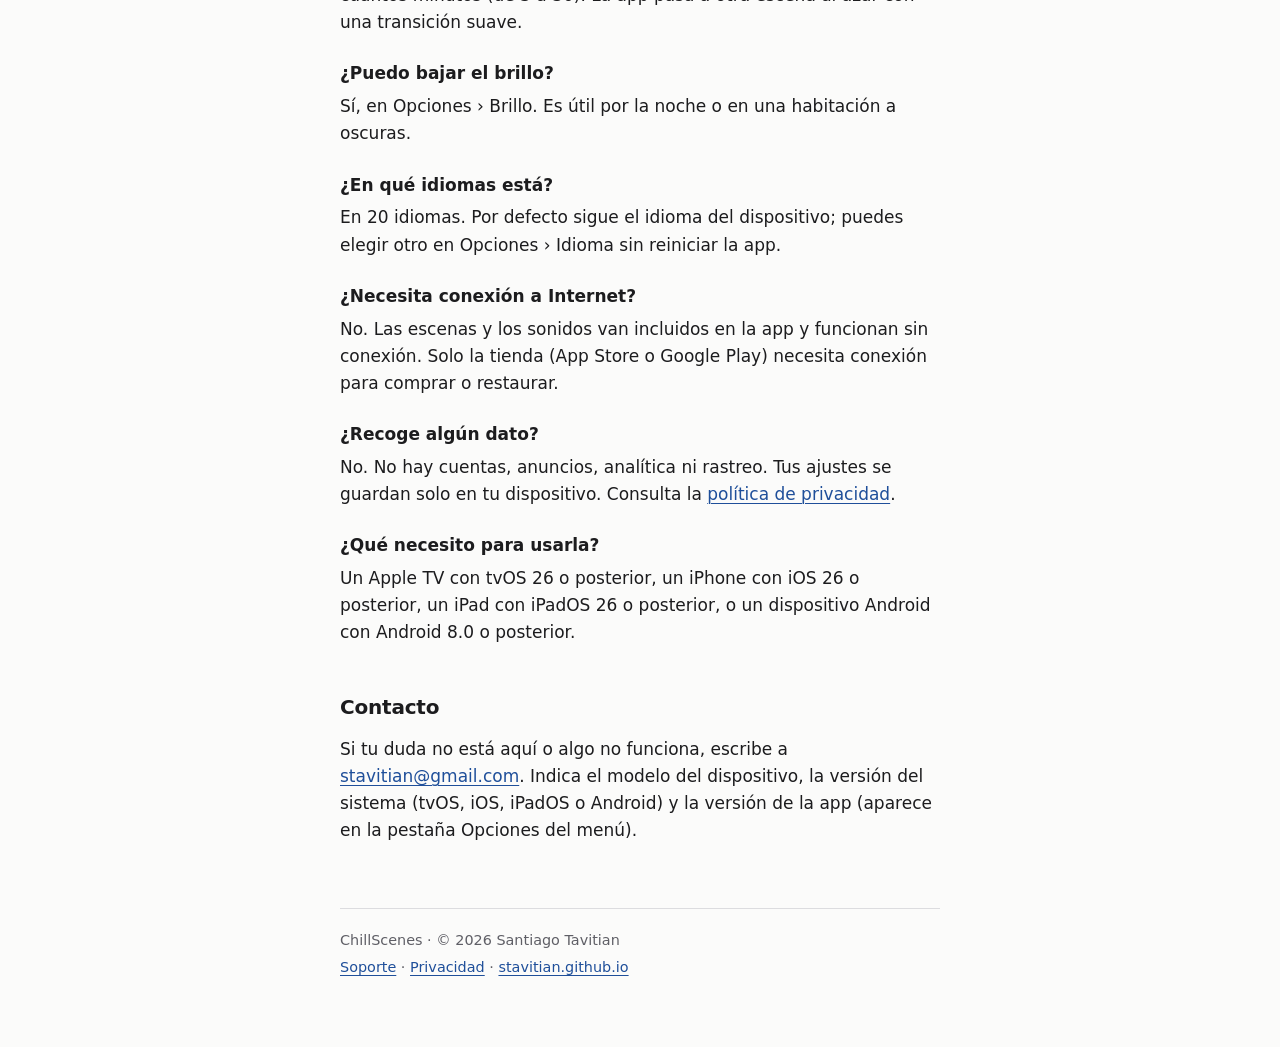
<file: apps/chillscenes/soporte/index.html>
<!doctype html>
<html lang="es">
<head>
  <meta charset="utf-8">
  <meta name="viewport" content="width=device-width, initial-scale=1">
  <title>Soporte de ChillScenes</title>
  <meta name="description" content="Preguntas frecuentes y contacto de ChillScenes para Apple TV, iPhone, iPad y Android.">
  <link rel="alternate" hreflang="es" href="https://stavitian.github.io/apps/chillscenes/soporte/">
  <link rel="alternate" hreflang="en" href="https://stavitian.github.io/apps/chillscenes/en/support/">
  <link rel="icon" href="/apps/chillscenes/img/icono-200.jpg">
  <link rel="stylesheet" href="/assets/site.css">
</head>
<body>
  <a class="skip" href="#contenido">Saltar al contenido</a>
  <div class="wrap">
    <header class="site-header">
      <a class="home" href="/">Santiago Tavitian</a>
      <nav aria-label="ChillScenes">
        <a href="/apps/chillscenes/">ChillScenes</a> <a href="/apps/chillscenes/soporte/" aria-current="page">Soporte</a> <a href="/apps/chillscenes/privacidad/">Privacidad</a>
        <a class="lang" href="/apps/chillscenes/en/support/" hreflang="en" lang="en">English</a>
      </nav>
    </header>

    <main id="contenido">
      <h1>Soporte</h1>
      <p class="lead">Preguntas frecuentes sobre ChillScenes para Apple TV, iPhone, iPad y Android.</p>

      <dl class="faq">
        <dt>¿Qué escenas son gratis?</dt>
        <dd>Nubes y Carretera, sin límite de tiempo y con su mezcla de sonido por defecto.</dd>
        <dt>¿Qué incluye la compra?</dt>
        <dd>Es una compra única, sin suscripción. Desbloquea las 16 escenas y toda la biblioteca de sonidos: en la mezcla de sonido puedes elegir cualquier sonido base o evento para cada escena. Sin la compra puedes seguir ajustando el volumen de cada sonido y la frecuencia de los eventos.</dd>
        <dt>¿Cómo restauro la compra?</dt>
        <dd>Elige una escena con candado (o intenta cambiar un sonido de la mezcla) para abrir la hoja de desbloqueo y pulsa <strong>Restaurar compras</strong>.
          <ul>
            <li><strong>Apple TV, iPhone y iPad (App Store):</strong> usa la misma cuenta de Apple con la que hiciste la compra.</li>
            <li><strong>Android (Google Play):</strong> asegúrate de que Google Play usa la misma cuenta de Google con la que hiciste la compra. La compra se reconoce también al abrir la app; si no aparece, pulsa <strong>Restaurar compras</strong> con conexión a Internet. Puedes ver tus compras en Google Play › Perfil › Pagos y suscripciones › Presupuesto e historial.</li>
          </ul>
          Las compras no se transfieren entre tiendas: una compra hecha en el App Store no desbloquea la app en Android, y al revés.</dd>
        <dt>¿Puedo compartir la compra con mi familia?</dt>
        <dd>En el App Store, sí: la compra admite En familia (Family Sharing) y los miembros de tu grupo familiar pueden desbloquear las escenas con su propia cuenta. En Google Play, las compras dentro de la app no se pueden compartir con la Biblioteca familiar.</dd>
        <dt>¿Cómo cambio de escena?</dt>
        <dd>En Apple TV, con la escena en marcha, desliza o pulsa a la izquierda o a la derecha en el mando y haz clic para abrir el menú con todas las escenas y las opciones. En iPhone, iPad y Android, desliza a la izquierda o a la derecha en la pantalla y toca para abrir el menú.</dd>
        <dt>¿Cómo funciona el temporizador para dormir?</dt>
        <dd>En la pantalla de inicio elige una duración, de 15 minutos a 8 horas, o «Sin límite». Al cumplirse, la imagen se funde a negro y el sonido a silencio. Después el dispositivo puede entrar en reposo según su ajuste del sistema. Pulsa cualquier botón del mando (o toca la pantalla) para volver a la escena.</dd>
        <dt>¿Puede cambiar de escena sola?</dt>
        <dd>Sí. En Opciones › Escena aleatoria activa el cambio y elige cada cuántos minutos (de 3 a 30). La app pasa a otra escena al azar con una transición suave.</dd>
        <dt>¿Puedo bajar el brillo?</dt>
        <dd>Sí, en Opciones › Brillo. Es útil por la noche o en una habitación a oscuras.</dd>
        <dt>¿En qué idiomas está?</dt>
        <dd>En 20 idiomas. Por defecto sigue el idioma del dispositivo; puedes elegir otro en Opciones › Idioma sin reiniciar la app.</dd>
        <dt>¿Necesita conexión a Internet?</dt>
        <dd>No. Las escenas y los sonidos van incluidos en la app y funcionan sin conexión. Solo la tienda (App Store o Google Play) necesita conexión para comprar o restaurar.</dd>
        <dt>¿Recoge algún dato?</dt>
        <dd>No. No hay cuentas, anuncios, analítica ni rastreo. Tus ajustes se guardan solo en tu dispositivo. Consulta la <a href="/apps/chillscenes/privacidad/">política de privacidad</a>.</dd>
        <dt>¿Qué necesito para usarla?</dt>
        <dd>Un Apple TV con tvOS 26 o posterior, un iPhone con iOS 26 o posterior, un iPad con iPadOS 26 o posterior, o un dispositivo Android con Android 8.0 o posterior.</dd>
      </dl>

      <h2>Contacto</h2>
      <p>Si tu duda no está aquí o algo no funciona, escribe a <a href="mailto:stavitian@gmail.com">stavitian@gmail.com</a>. Indica el modelo del dispositivo, la versión del sistema (tvOS, iOS, iPadOS o Android) y la versión de la app (aparece en la pestaña Opciones del menú).</p>
    </main>

    <footer class="site-footer">
      <p>ChillScenes · © 2026 Santiago Tavitian</p>
      <p><a href="/apps/chillscenes/soporte/">Soporte</a> · <a href="/apps/chillscenes/privacidad/">Privacidad</a> · <a href="/">stavitian.github.io</a></p>
    </footer>
  </div>
</body>
</html>
</file>
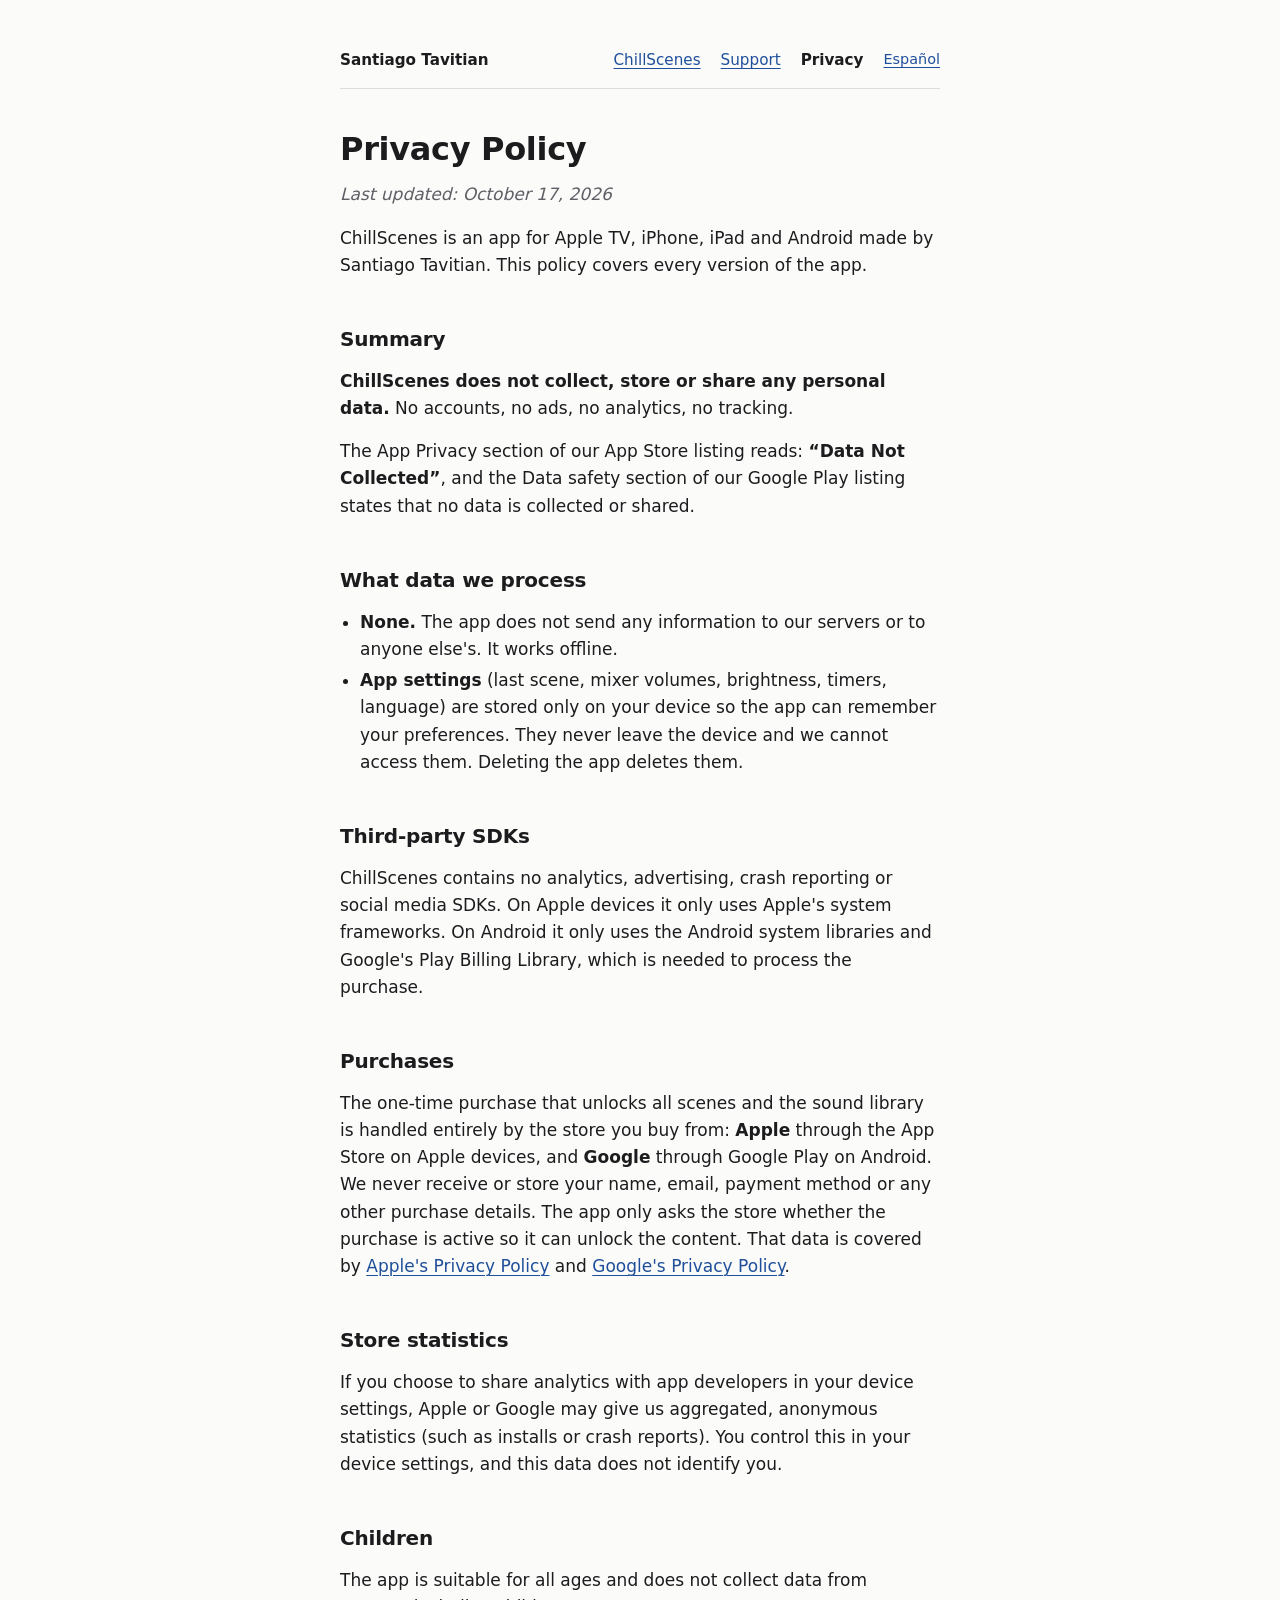
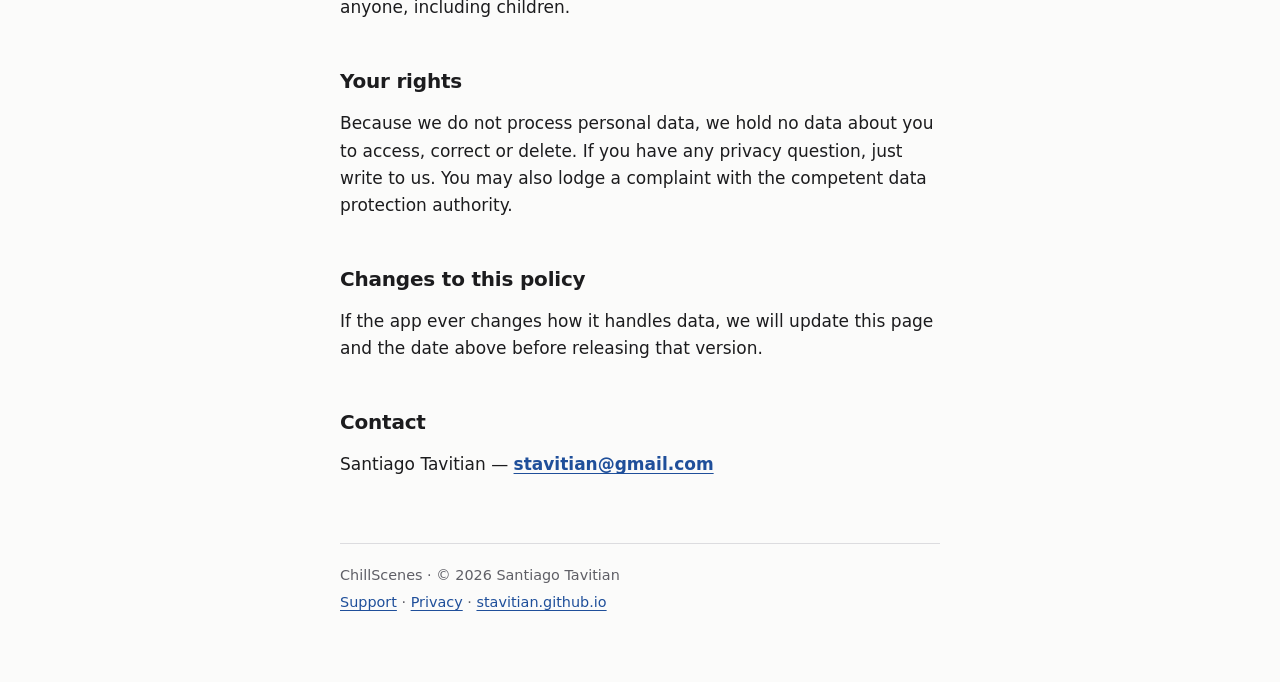
<file: apps/chillscenes/en/privacy/index.html>
<!doctype html>
<html lang="en">
<head>
  <meta charset="utf-8">
  <meta name="viewport" content="width=device-width, initial-scale=1">
  <title>ChillScenes Privacy Policy</title>
  <meta name="description" content="Privacy policy for ChillScenes for Apple TV, iPhone, iPad and Android: no data collected.">
  <link rel="alternate" hreflang="es" href="https://stavitian.github.io/apps/chillscenes/privacidad/">
  <link rel="alternate" hreflang="en" href="https://stavitian.github.io/apps/chillscenes/en/privacy/">
  <link rel="icon" href="/apps/chillscenes/img/icono-200.jpg">
  <link rel="stylesheet" href="/assets/site.css">
</head>
<body>
  <a class="skip" href="#contenido">Skip to content</a>
  <div class="wrap">
    <header class="site-header">
      <a class="home" href="/">Santiago Tavitian</a>
      <nav aria-label="ChillScenes">
        <a href="/apps/chillscenes/en/">ChillScenes</a> <a href="/apps/chillscenes/en/support/">Support</a> <a href="/apps/chillscenes/en/privacy/" aria-current="page">Privacy</a>
        <a class="lang" href="/apps/chillscenes/privacidad/" hreflang="es" lang="es">Español</a>
      </nav>
    </header>

    <main id="contenido">
      <h1>Privacy Policy</h1>
      <p class="muted"><em>Last updated: October 17, 2026</em></p>

      <p>ChillScenes is an app for Apple TV, iPhone, iPad and Android made by Santiago Tavitian. This policy covers every version of the app.</p>

      <h2>Summary</h2>
      <p><strong>ChillScenes does not collect, store or share any personal data.</strong> No accounts, no ads, no analytics, no tracking.</p>
      <p>The App Privacy section of our App Store listing reads: <strong>“Data Not Collected”</strong>, and the Data safety section of our Google Play listing states that no data is collected or shared.</p>

      <h2>What data we process</h2>
      <ul>
        <li><strong>None.</strong> The app does not send any information to our servers or to anyone else's. It works offline.</li>
        <li><strong>App settings</strong> (last scene, mixer volumes, brightness, timers, language) are stored only on your device so the app can remember your preferences. They never leave the device and we cannot access them. Deleting the app deletes them.</li>
      </ul>

      <h2>Third-party SDKs</h2>
      <p>ChillScenes contains no analytics, advertising, crash reporting or social media SDKs. On Apple devices it only uses Apple's system frameworks. On Android it only uses the Android system libraries and Google's Play Billing Library, which is needed to process the purchase.</p>

      <h2>Purchases</h2>
      <p>The one-time purchase that unlocks all scenes and the sound library is handled entirely by the store you buy from: <strong>Apple</strong> through the App Store on Apple devices, and <strong>Google</strong> through Google Play on Android. We never receive or store your name, email, payment method or any other purchase details. The app only asks the store whether the purchase is active so it can unlock the content. That data is covered by <a href="https://www.apple.com/legal/privacy/">Apple's Privacy Policy</a> and <a href="https://policies.google.com/privacy">Google's Privacy Policy</a>.</p>

      <h2>Store statistics</h2>
      <p>If you choose to share analytics with app developers in your device settings, Apple or Google may give us aggregated, anonymous statistics (such as installs or crash reports). You control this in your device settings, and this data does not identify you.</p>

      <h2>Children</h2>
      <p>The app is suitable for all ages and does not collect data from anyone, including children.</p>

      <h2>Your rights</h2>
      <!-- TODO: name the competent supervisory authority once it is decided whether an individual or a company publishes the app. -->
      <p>Because we do not process personal data, we hold no data about you to access, correct or delete. If you have any privacy question, just write to us. You may also lodge a complaint with the competent data protection authority.</p>

      <h2>Changes to this policy</h2>
      <p>If the app ever changes how it handles data, we will update this page and the date above before releasing that version.</p>

      <h2>Contact</h2>
      <p>Santiago Tavitian — <a href="mailto:stavitian@gmail.com"><strong>stavitian@gmail.com</strong></a></p>
    </main>

    <footer class="site-footer">
      <p>ChillScenes · © 2026 Santiago Tavitian</p>
      <p><a href="/apps/chillscenes/en/support/">Support</a> · <a href="/apps/chillscenes/en/privacy/">Privacy</a> · <a href="/">stavitian.github.io</a></p>
    </footer>
  </div>
</body>
</html>
</file>
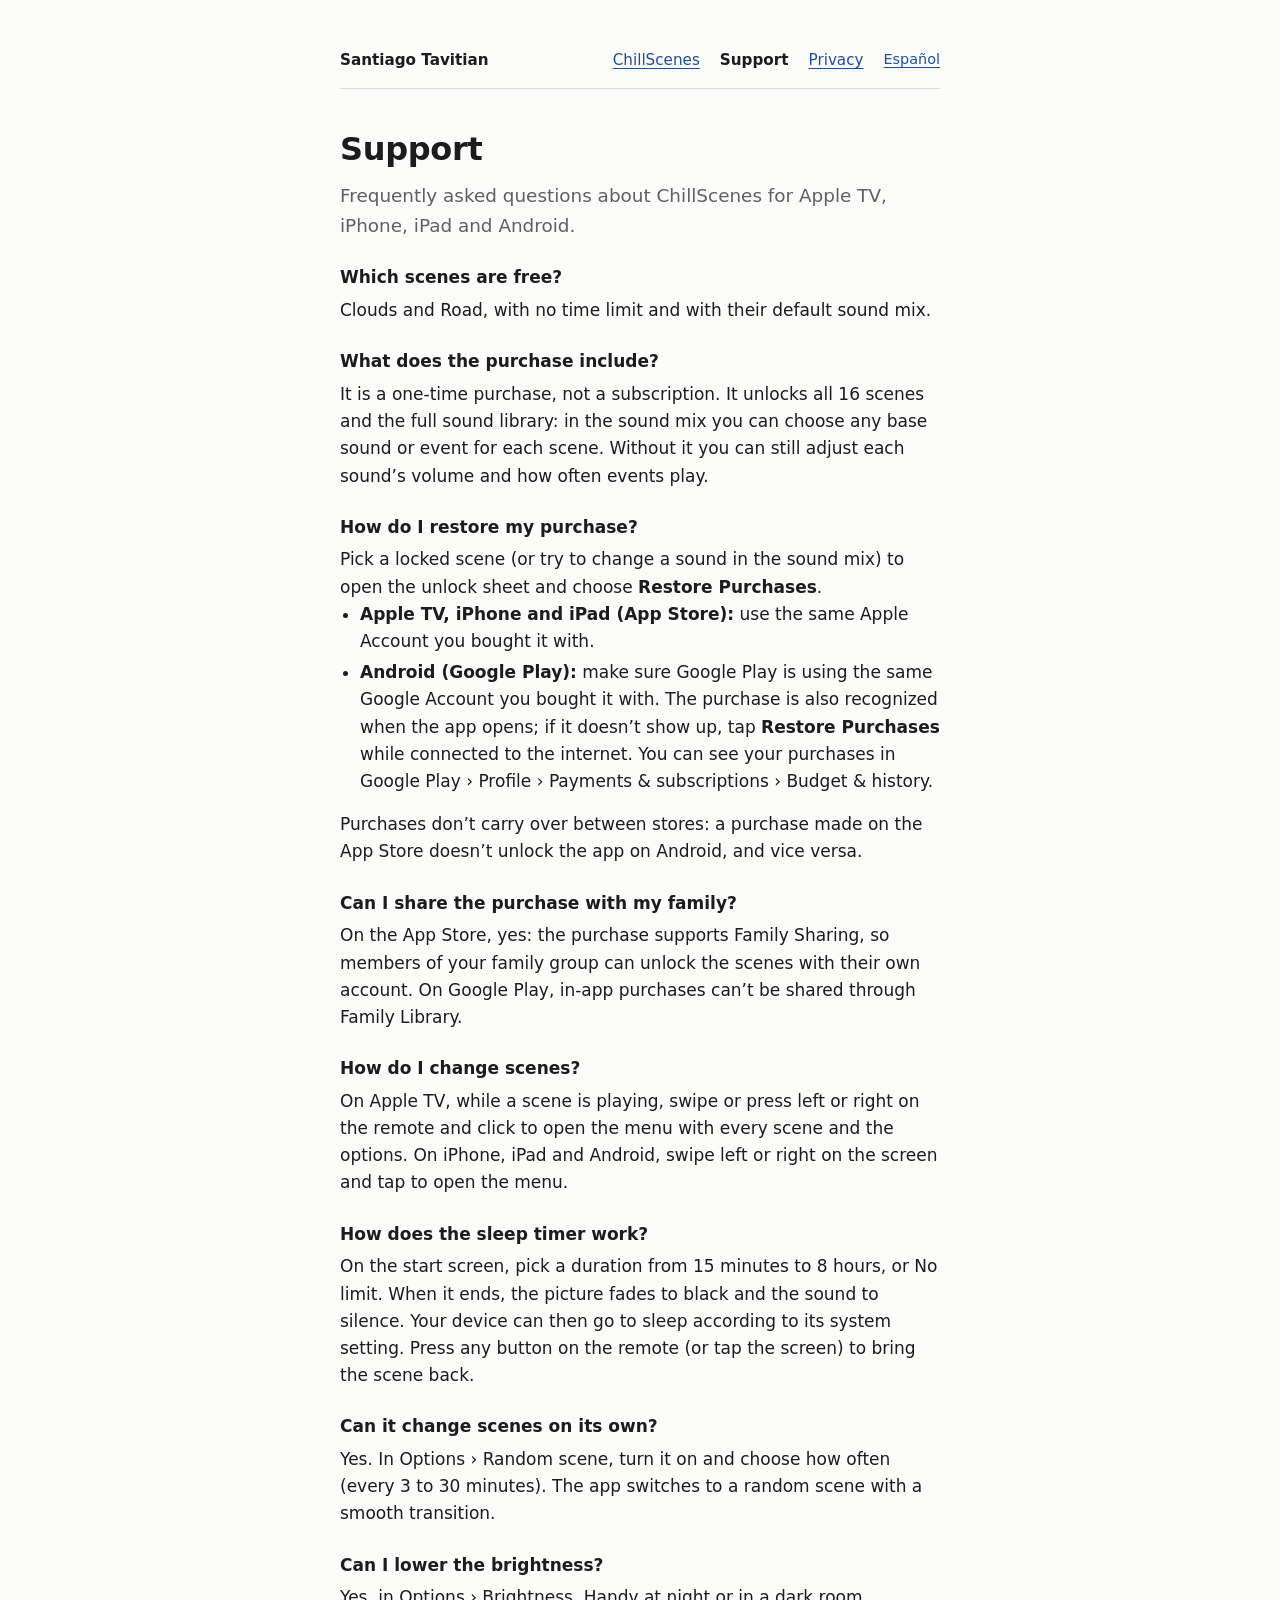
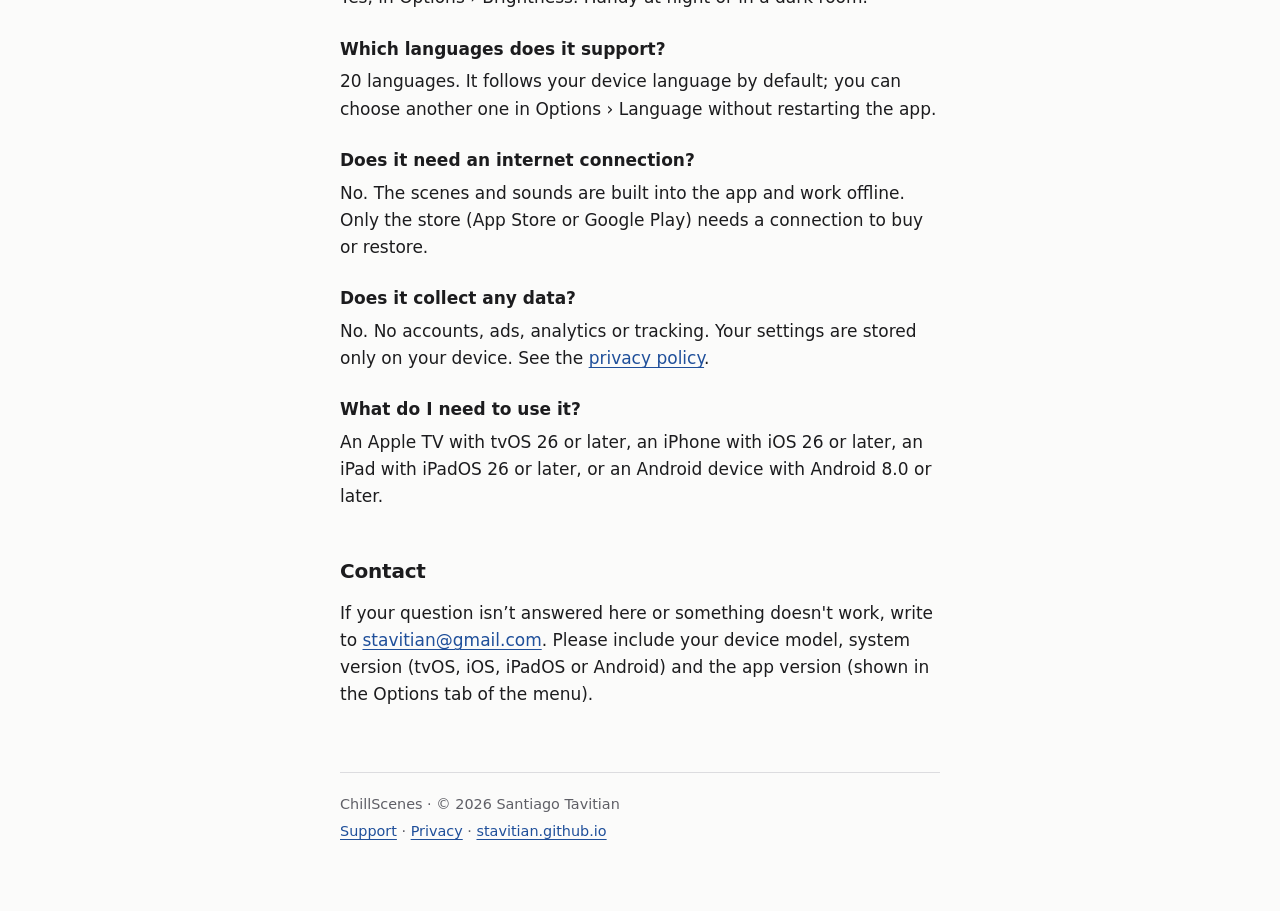
<file: apps/chillscenes/en/support/index.html>
<!doctype html>
<html lang="en">
<head>
  <meta charset="utf-8">
  <meta name="viewport" content="width=device-width, initial-scale=1">
  <title>ChillScenes Support</title>
  <meta name="description" content="Frequently asked questions and contact for ChillScenes for Apple TV, iPhone, iPad and Android.">
  <link rel="alternate" hreflang="es" href="https://stavitian.github.io/apps/chillscenes/soporte/">
  <link rel="alternate" hreflang="en" href="https://stavitian.github.io/apps/chillscenes/en/support/">
  <link rel="icon" href="/apps/chillscenes/img/icono-200.jpg">
  <link rel="stylesheet" href="/assets/site.css">
</head>
<body>
  <a class="skip" href="#contenido">Skip to content</a>
  <div class="wrap">
    <header class="site-header">
      <a class="home" href="/">Santiago Tavitian</a>
      <nav aria-label="ChillScenes">
        <a href="/apps/chillscenes/en/">ChillScenes</a> <a href="/apps/chillscenes/en/support/" aria-current="page">Support</a> <a href="/apps/chillscenes/en/privacy/">Privacy</a>
        <a class="lang" href="/apps/chillscenes/soporte/" hreflang="es" lang="es">Español</a>
      </nav>
    </header>

    <main id="contenido">
      <h1>Support</h1>
      <p class="lead">Frequently asked questions about ChillScenes for Apple TV, iPhone, iPad and Android.</p>

      <dl class="faq">
        <dt>Which scenes are free?</dt>
        <dd>Clouds and Road, with no time limit and with their default sound mix.</dd>
        <dt>What does the purchase include?</dt>
        <dd>It is a one-time purchase, not a subscription. It unlocks all 16 scenes and the full sound library: in the sound mix you can choose any base sound or event for each scene. Without it you can still adjust each sound’s volume and how often events play.</dd>
        <dt>How do I restore my purchase?</dt>
        <dd>Pick a locked scene (or try to change a sound in the sound mix) to open the unlock sheet and choose <strong>Restore Purchases</strong>.
          <ul>
            <li><strong>Apple TV, iPhone and iPad (App Store):</strong> use the same Apple Account you bought it with.</li>
            <li><strong>Android (Google Play):</strong> make sure Google Play is using the same Google Account you bought it with. The purchase is also recognized when the app opens; if it doesn’t show up, tap <strong>Restore Purchases</strong> while connected to the internet. You can see your purchases in Google Play › Profile › Payments &amp; subscriptions › Budget &amp; history.</li>
          </ul>
          Purchases don’t carry over between stores: a purchase made on the App Store doesn’t unlock the app on Android, and vice versa.</dd>
        <dt>Can I share the purchase with my family?</dt>
        <dd>On the App Store, yes: the purchase supports Family Sharing, so members of your family group can unlock the scenes with their own account. On Google Play, in-app purchases can’t be shared through Family Library.</dd>
        <dt>How do I change scenes?</dt>
        <dd>On Apple TV, while a scene is playing, swipe or press left or right on the remote and click to open the menu with every scene and the options. On iPhone, iPad and Android, swipe left or right on the screen and tap to open the menu.</dd>
        <dt>How does the sleep timer work?</dt>
        <dd>On the start screen, pick a duration from 15 minutes to 8 hours, or No limit. When it ends, the picture fades to black and the sound to silence. Your device can then go to sleep according to its system setting. Press any button on the remote (or tap the screen) to bring the scene back.</dd>
        <dt>Can it change scenes on its own?</dt>
        <dd>Yes. In Options › Random scene, turn it on and choose how often (every 3 to 30 minutes). The app switches to a random scene with a smooth transition.</dd>
        <dt>Can I lower the brightness?</dt>
        <dd>Yes, in Options › Brightness. Handy at night or in a dark room.</dd>
        <dt>Which languages does it support?</dt>
        <dd>20 languages. It follows your device language by default; you can choose another one in Options › Language without restarting the app.</dd>
        <dt>Does it need an internet connection?</dt>
        <dd>No. The scenes and sounds are built into the app and work offline. Only the store (App Store or Google Play) needs a connection to buy or restore.</dd>
        <dt>Does it collect any data?</dt>
        <dd>No. No accounts, ads, analytics or tracking. Your settings are stored only on your device. See the <a href="/apps/chillscenes/en/privacy/">privacy policy</a>.</dd>
        <dt>What do I need to use it?</dt>
        <dd>An Apple TV with tvOS 26 or later, an iPhone with iOS 26 or later, an iPad with iPadOS 26 or later, or an Android device with Android 8.0 or later.</dd>
      </dl>

      <h2>Contact</h2>
      <p>If your question isn’t answered here or something doesn't work, write to <a href="mailto:stavitian@gmail.com">stavitian@gmail.com</a>. Please include your device model, system version (tvOS, iOS, iPadOS or Android) and the app version (shown in the Options tab of the menu).</p>
    </main>

    <footer class="site-footer">
      <p>ChillScenes · © 2026 Santiago Tavitian</p>
      <p><a href="/apps/chillscenes/en/support/">Support</a> · <a href="/apps/chillscenes/en/privacy/">Privacy</a> · <a href="/">stavitian.github.io</a></p>
    </footer>
  </div>
</body>
</html>
</file>
<file: assets/site.css>
/* Hoja de estilos común. Sin fuentes externas ni JavaScript. */
:root {
  color-scheme: light dark;
  --bg: #fbfbfa;
  --text: #1c1c1e;
  --muted: #5f5f66;
  --rule: #dcdcdf;
  --link: #1f4f9a;
  --code-bg: #f0f0f2;
  --measure: 40rem;
  font-family: -apple-system, BlinkMacSystemFont, "Segoe UI", system-ui, Roboto, "Helvetica Neue", Arial, sans-serif;
  font-size: 100%;
  line-height: 1.6;
}

@media (prefers-color-scheme: dark) {
  :root {
    --bg: #141416;
    --text: #e8e8ea;
    --muted: #a0a0a8;
    --rule: #34343a;
    --link: #8db4f0;
    --code-bg: #222226;
  }
}

*, *::before, *::after { box-sizing: border-box; }

html { -webkit-text-size-adjust: 100%; }

body {
  margin: 0;
  background: var(--bg);
  color: var(--text);
  font-size: 1.0625rem;
}

.wrap {
  max-width: var(--measure);
  margin: 0 auto;
  padding: 3rem 1.25rem 4rem;
}

.wrap.wide { max-width: 56rem; }

a { color: var(--link); text-underline-offset: 0.18em; text-decoration-thickness: 1px; }
a:hover { text-decoration-thickness: 2px; }
a:focus-visible { outline: 2px solid var(--link); outline-offset: 2px; border-radius: 2px; }

.skip {
  position: absolute; left: -999px; top: 0;
  background: var(--bg); padding: .5rem .75rem;
}
.skip:focus { left: 1rem; top: 1rem; }

/* Cabecera y pie */
.site-header {
  display: flex; flex-wrap: wrap; align-items: baseline; justify-content: space-between;
  gap: .5rem 1.5rem;
  padding-bottom: 1rem; margin-bottom: 2.5rem;
  border-bottom: 1px solid var(--rule);
  font-size: .95rem;
}
.site-header .home { color: var(--text); font-weight: 600; text-decoration: none; }
.site-header nav { display: flex; flex-wrap: wrap; gap: .25rem 1.25rem; }
.site-header nav a[aria-current="page"] { color: var(--text); text-decoration: none; font-weight: 600; }

.site-footer {
  margin-top: 4rem; padding-top: 1rem;
  border-top: 1px solid var(--rule);
  color: var(--muted); font-size: .9rem;
}
.site-footer p { margin: .25rem 0; }

/* Tipografía */
h1, h2, h3 { line-height: 1.25; font-weight: 600; letter-spacing: -0.01em; }
h1 { font-size: 2rem; margin: 0 0 .75rem; }
h2 { font-size: 1.25rem; margin: 3rem 0 1rem; }
h3 { font-size: 1.05rem; margin: 1.75rem 0 .35rem; }
p, ul, ol, dl { margin: 0 0 1rem; }
ul, ol { padding-left: 1.25rem; }
li + li { margin-top: .25rem; }
.lead { font-size: 1.15rem; color: var(--muted); margin-bottom: 1.5rem; }
.muted { color: var(--muted); }
.small { font-size: .9rem; }
hr { border: 0; border-top: 1px solid var(--rule); margin: 2.5rem 0; }

/* Listas de proyectos */
.entries { list-style: none; padding: 0; margin: 0; }
.entries > li { padding: 1rem 0; border-top: 1px solid var(--rule); margin: 0; }
.entries > li:last-child { border-bottom: 1px solid var(--rule); }
.entries h3 { margin: 0 0 .25rem; font-size: 1.05rem; }
.entries p { margin: 0 0 .35rem; }
.entries .meta { color: var(--muted); font-size: .9rem; }

/* Página de la app */
.app-head { display: flex; gap: 1.25rem; align-items: center; margin-bottom: 1.5rem; }
.app-head img { width: 120px; height: 72px; border-radius: 10px; flex: none; }
.app-head h1 { margin: 0; }
.app-head p { margin: .2rem 0 0; color: var(--muted); }

.shots { display: grid; grid-template-columns: repeat(2, 1fr); gap: .75rem; margin: 2rem 0; }
.shots figure { margin: 0; }
.shots img { display: block; width: 100%; height: auto; border-radius: 6px; background: #000; }
.shots figcaption { font-size: .85rem; color: var(--muted); margin-top: .35rem; }

.store-link {
  display: inline-block; padding: .55rem 1rem;
  border: 1px solid var(--text); border-radius: 6px;
  color: var(--text); text-decoration: none; font-weight: 600;
}
.store-link:hover { background: var(--text); color: var(--bg); }

/* Preguntas frecuentes */
.faq dt { font-weight: 600; margin-top: 1.5rem; }
.faq dd { margin: .35rem 0 0; }

.lang { font-size: .9rem; }

@media (max-width: 34rem) {
  .wrap { padding-top: 2rem; }
  h1 { font-size: 1.65rem; }
  .shots { grid-template-columns: 1fr; }
  .app-head img { width: 100px; height: 60px; }
}

/* Página principal de la app: disponibilidad y capturas */
.platforms { list-style: none; padding: 0; margin: 0 0 1.5rem; display: flex; flex-wrap: wrap; gap: .5rem; }
.platforms li { margin: 0; padding: .2rem .7rem; border: 1px solid var(--rule); border-radius: 999px; font-size: .9rem; color: var(--muted); }

.stores { display: flex; flex-wrap: wrap; gap: .75rem; margin: 0 0 .75rem; padding: 0; list-style: none; }
.stores li { margin: 0; }
.store-soon {
  display: inline-flex; flex-direction: column; justify-content: center;
  min-width: 11rem; min-height: 3.25rem; padding: .45rem 1rem;
  border: 1px dashed var(--muted); border-radius: 8px;
  color: var(--muted); line-height: 1.25; cursor: default; user-select: none;
}
.store-soon strong { color: var(--text); font-weight: 600; }
.store-soon span { font-size: .85rem; }

.shots-tv { display: grid; grid-template-columns: repeat(2, 1fr); gap: .75rem; margin: 1rem 0 2rem; }
.shots-tv figure:first-child { grid-column: 1 / -1; }
.shots-phone { display: grid; grid-template-columns: repeat(3, 1fr); gap: .75rem; margin: 1rem 0 2rem; }
.shots-tv figure, .shots-phone figure { margin: 0; }
.shots-tv img, .shots-phone img { display: block; width: 100%; height: auto; border-radius: 6px; background: #000; }
.shots-phone img { border-radius: 14px; }
.shots-tv figcaption, .shots-phone figcaption { font-size: .85rem; color: var(--muted); margin-top: .35rem; }

.facts { display: grid; grid-template-columns: max-content 1fr; gap: .35rem 1.25rem; margin: 0 0 1rem; }
.facts dt { color: var(--muted); }
.facts dd { margin: 0; }

@media (max-width: 34rem) {
  .shots-tv { grid-template-columns: 1fr; }
  .shots-phone { gap: .5rem; }
  .facts { grid-template-columns: 1fr; gap: 0; }
  .facts dd { margin-bottom: .6rem; }
}
</file>
